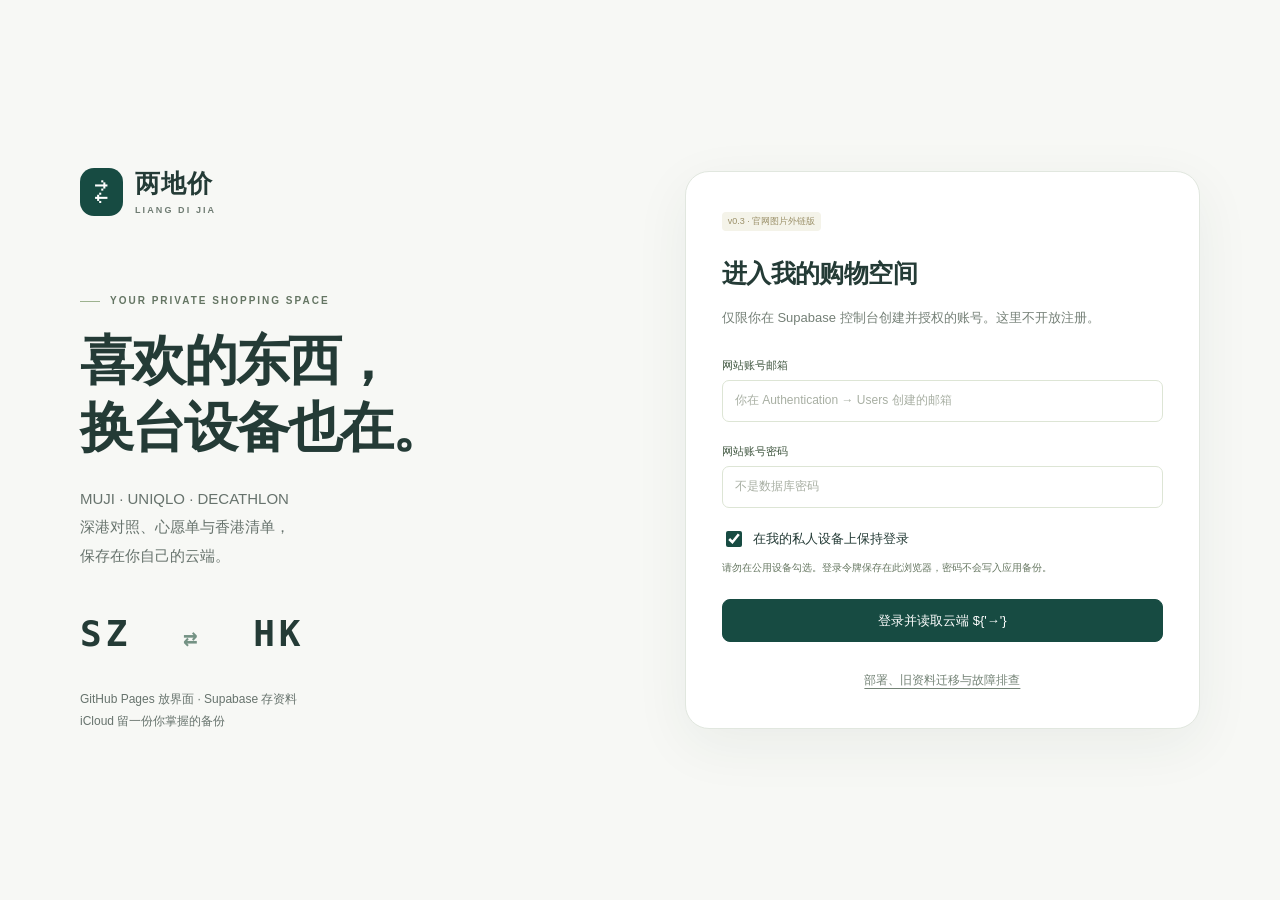
<file: index.html>
<!doctype html>
<html lang="zh-CN">
<head>
<meta charset="utf-8"><meta name="viewport" content="width=device-width,initial-scale=1">
<meta name="theme-color" content="#174b42"><meta name="color-scheme" content="light">
<meta name="description" content="两地价：MUJI、UNIQLO、DECATHLON 的个人深港商品对照、心愿单与购物清单。">
<title>两地价 · 深港购物小助手</title>
<meta http-equiv="Content-Security-Policy" content="default-src 'self'; script-src 'self'; style-src 'self' 'unsafe-inline'; connect-src 'self' https://*.supabase.co; img-src 'self' https:; object-src 'none'; base-uri 'none'; form-action 'none'">
<meta name="referrer" content="no-referrer">
<link rel="stylesheet" href="./assets/styles.css?v=0.3.0">
<link rel="stylesheet" href="./assets/cloud.css?v=0.3.0"><link rel="stylesheet" href="./assets/images.css?v=0.3.0">
<link rel="icon" href="./assets/icon.svg" type="image/svg+xml">
<link rel="manifest" href="./manifest.webmanifest">
</head>
<body class="locked">
<section id="auth-gate" class="auth-gate" aria-label="个人空间登录">
 <div class="auth-story"><a class="brand auth-brand" href="./index.html"><span class="brand-symbol">⇄</span><span>两地价<small>LIANG DI JIA</small></span></a>
 <div class="eyebrow">YOUR PRIVATE SHOPPING SPACE</div><h1>喜欢的东西，<br>换台设备也在。</h1><p>MUJI · UNIQLO · DECATHLON<br>深港对照、心愿单与香港清单，<br>保存在你自己的云端。</p><div class="auth-route">SZ <span>⇄</span> HK</div><p class="auth-footnote">GitHub Pages 放界面 · Supabase 存资料<br>iCloud 留一份你掌握的备份</p></div>
 <div class="auth-card"><span class="status-tag">v0.3 · 官网图片外链版</span><h2>进入我的购物空间</h2><p class="auth-intro">仅限你在 Supabase 控制台创建并授权的账号。这里不开放注册。</p>
 <p id="auth-message" class="auth-message" role="alert" hidden></p>
 <div id="auth-loading" class="auth-loading">正在检查配置…</div>
 <form id="auth-form" hidden>
  <div class="field"><label for="login-email">网站账号邮箱</label><input id="login-email" type="email" required autocomplete="username" inputmode="email" placeholder="你在 Authentication → Users 创建的邮箱"></div>
  <div class="field"><label for="login-password">网站账号密码</label><input id="login-password" type="password" required autocomplete="current-password" placeholder="不是数据库密码"></div>
  <label class="remember-line"><input id="login-remember" type="checkbox"> 在我的私人设备上保持登录</label><p id="remember-note" class="hint">请勿在公用设备勾选。登录令牌保存在此浏览器，密码不会写入应用备份。</p>
  <button id="login-button" class="button primary auth-submit" type="submit">登录并读取云端 ${'→'}</button>
 </form>
 <div id="auth-setup" hidden><p>第一次部署只需完成三个部分：建立数据库、创建自己的账号、填写公开连接信息。</p><a class="button primary auth-submit" href="./DEPLOY.html">打开分步部署指南 →</a><p class="hint">本安装包没有配置你的真实项目，也没有包含任何个人账号或密钥。</p></div>
 <div id="auth-retry" hidden><p class="hint">未把连接失败当作空清单，也没有清空你的本机草稿。</p><div class="inline-actions"><button class="button primary" id="retry-connection">重新连接</button><button class="button" id="return-login">返回登录</button></div></div>
 <button class="button small" id="auth-draft" hidden>导出当前账号的本机草稿</button>
 <p class="auth-guide"><a href="./DEPLOY.html">部署、旧资料迁移与故障排查</a></p>
 </div>
</section>
<a class="skip-link" href="#main">跳到内容</a>
<aside class="sidebar">
 <a class="brand" href="#" data-action="nav" data-view="catalog" aria-label="两地价首页"><span class="brand-symbol">⇄</span><span>两地价<small>LIANG DI JIA</small></span></a>
 <div class="workspace"><span class="status-dot"></span> 个人购物空间 <span class="version">v0.3</span></div>
 <nav aria-label="主要导航" id="navigation"></nav>
 <div class="sidebar-bottom"><div class="route-mini"><span>SZ</span><i></i><span>HK</span></div><strong>把喜欢留下，把价格看清。</strong><p>三个品牌 · 两个地区<br>只收录官方渠道的报价</p><div id="storage-status" role="status">登录后连接云端</div></div>
</aside>
<div class="app-shell">
 <header class="topbar"><div class="breadcrumbs">我的空间 <span>/</span> <b id="page-label">商品对照</b></div><div class="top-actions"><button class="button small cloud-sync-button" data-action="cloud-sync"><span class="cloud-dot"></span><span id="cloud-state-text">正在连接云端</span></button><span id="account-email" class="account-email"></span><span class="location-chip">深圳 <span>⇄</span> 香港</span><button class="button primary small" data-action="new"><span>＋</span> 添加商品</button></div></header>
 <div id="cloud-banner" class="cloud-banner" hidden><span id="cloud-warning"></span><div class="inline-actions"><button class="button small" data-action="export">导出本机草稿</button><button class="button small" data-action="cloud-sync">重试同步</button><button class="button small" id="cloud-reload-button" data-action="cloud-reload" hidden>备份后载入云端</button></div></div><main id="main" tabindex="-1"></main>
 <footer class="page-footer"><span>两地价 · 个人云同步版</span><span>官网价格 ≠ 门店成交价 · 库存请另行核实</span></footer>
</div>
<dialog id="editor" class="editor-dialog" aria-labelledby="editor-title"></dialog>
<dialog id="confirm-dialog" class="confirm-dialog" aria-labelledby="confirm-title"></dialog>
<dialog id="draft-dialog" class="confirm-dialog"></dialog>
<dialog id="image-batch-dialog" class="confirm-dialog" aria-label="批量补图进度"></dialog>
<dialog id="password-dialog" class="confirm-dialog"></dialog>
<div class="toast" id="toast" role="status" aria-live="polite"></div>
<input type="file" id="import-file" accept="application/json,.json" hidden>
<script src="./config.js" defer></script>
<script src="./assets/empty-state.js?v=0.3.0" defer></script>
<script src="./assets/supabase-rest.js?v=0.3.0" defer></script>
<script src="./assets/cloud-sync.js?v=0.3.0" defer></script>
<script src="./assets/image-core.js?v=0.3.0" defer></script>
<script src="./assets/app.js?v=0.3.0" defer></script>
<noscript><p>此网站需要启用 JavaScript。请先查看部署指南。</p></noscript>
</body></html>
</file>
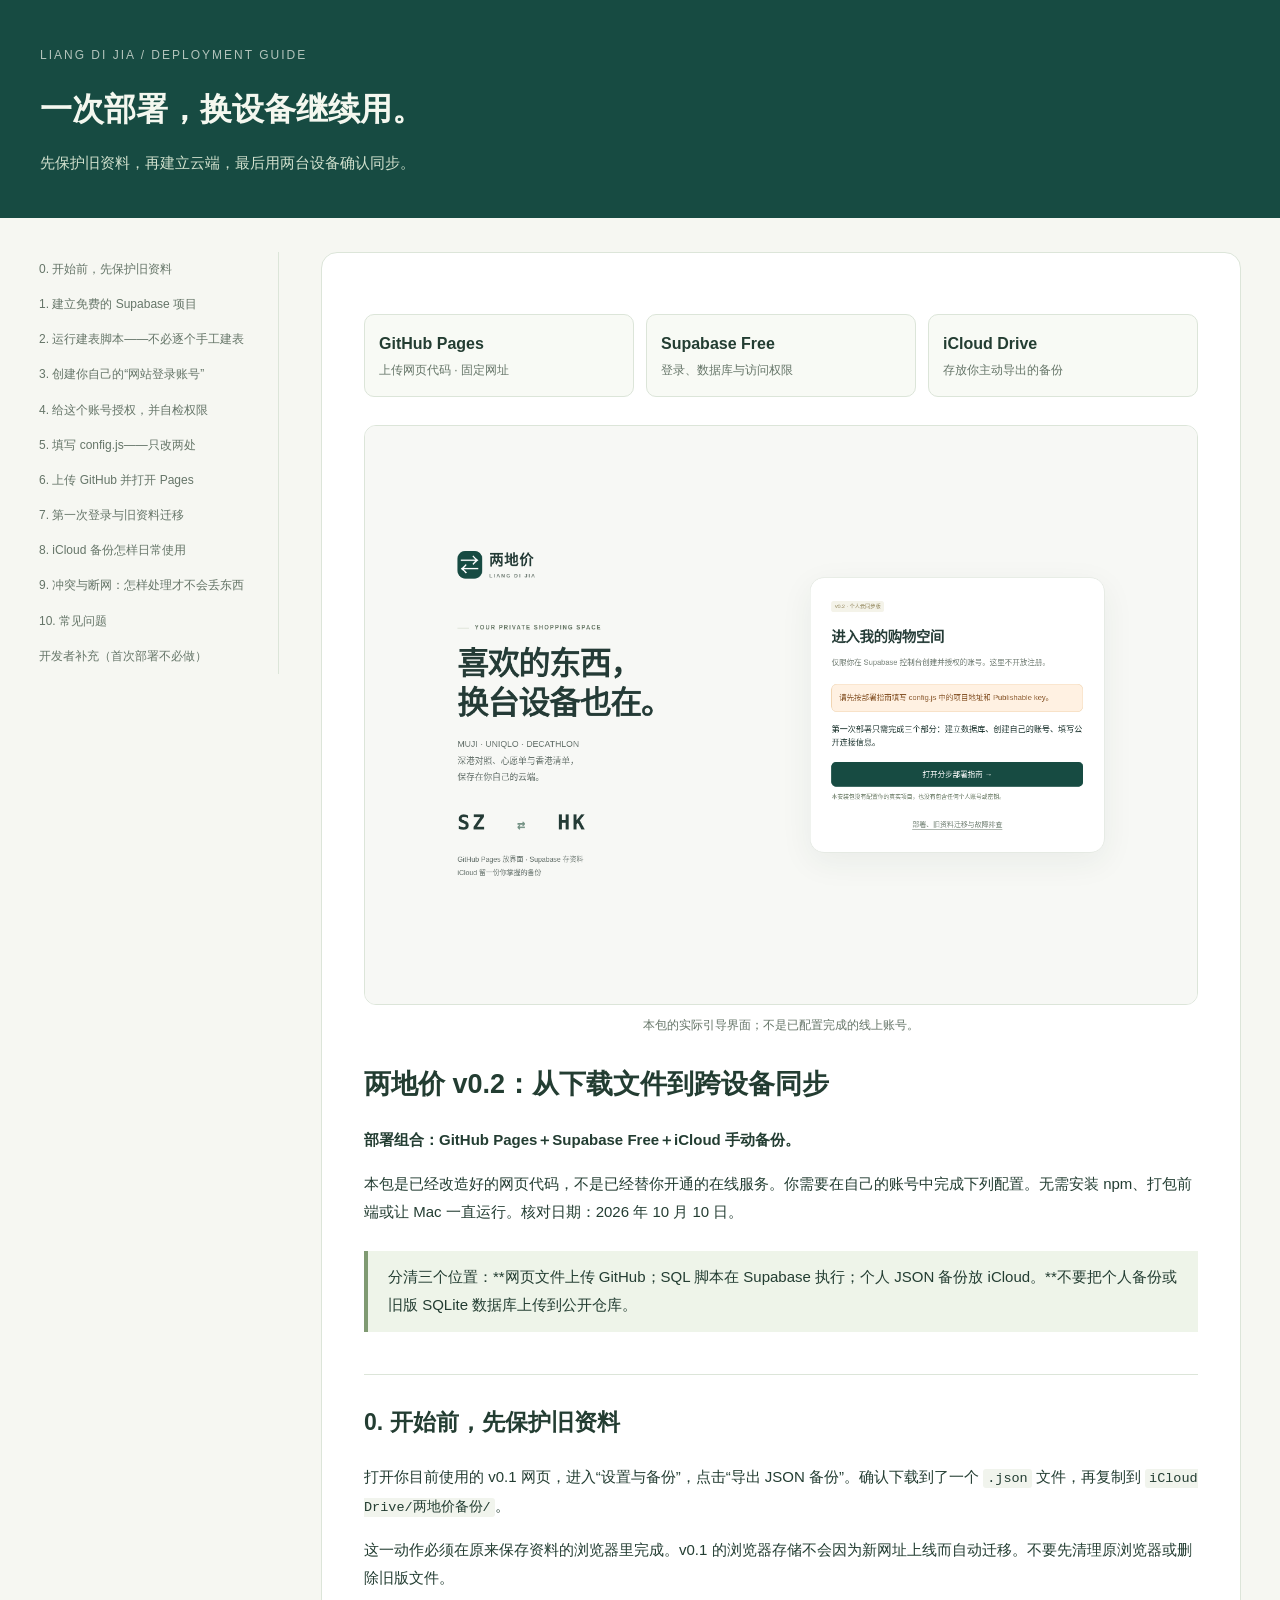
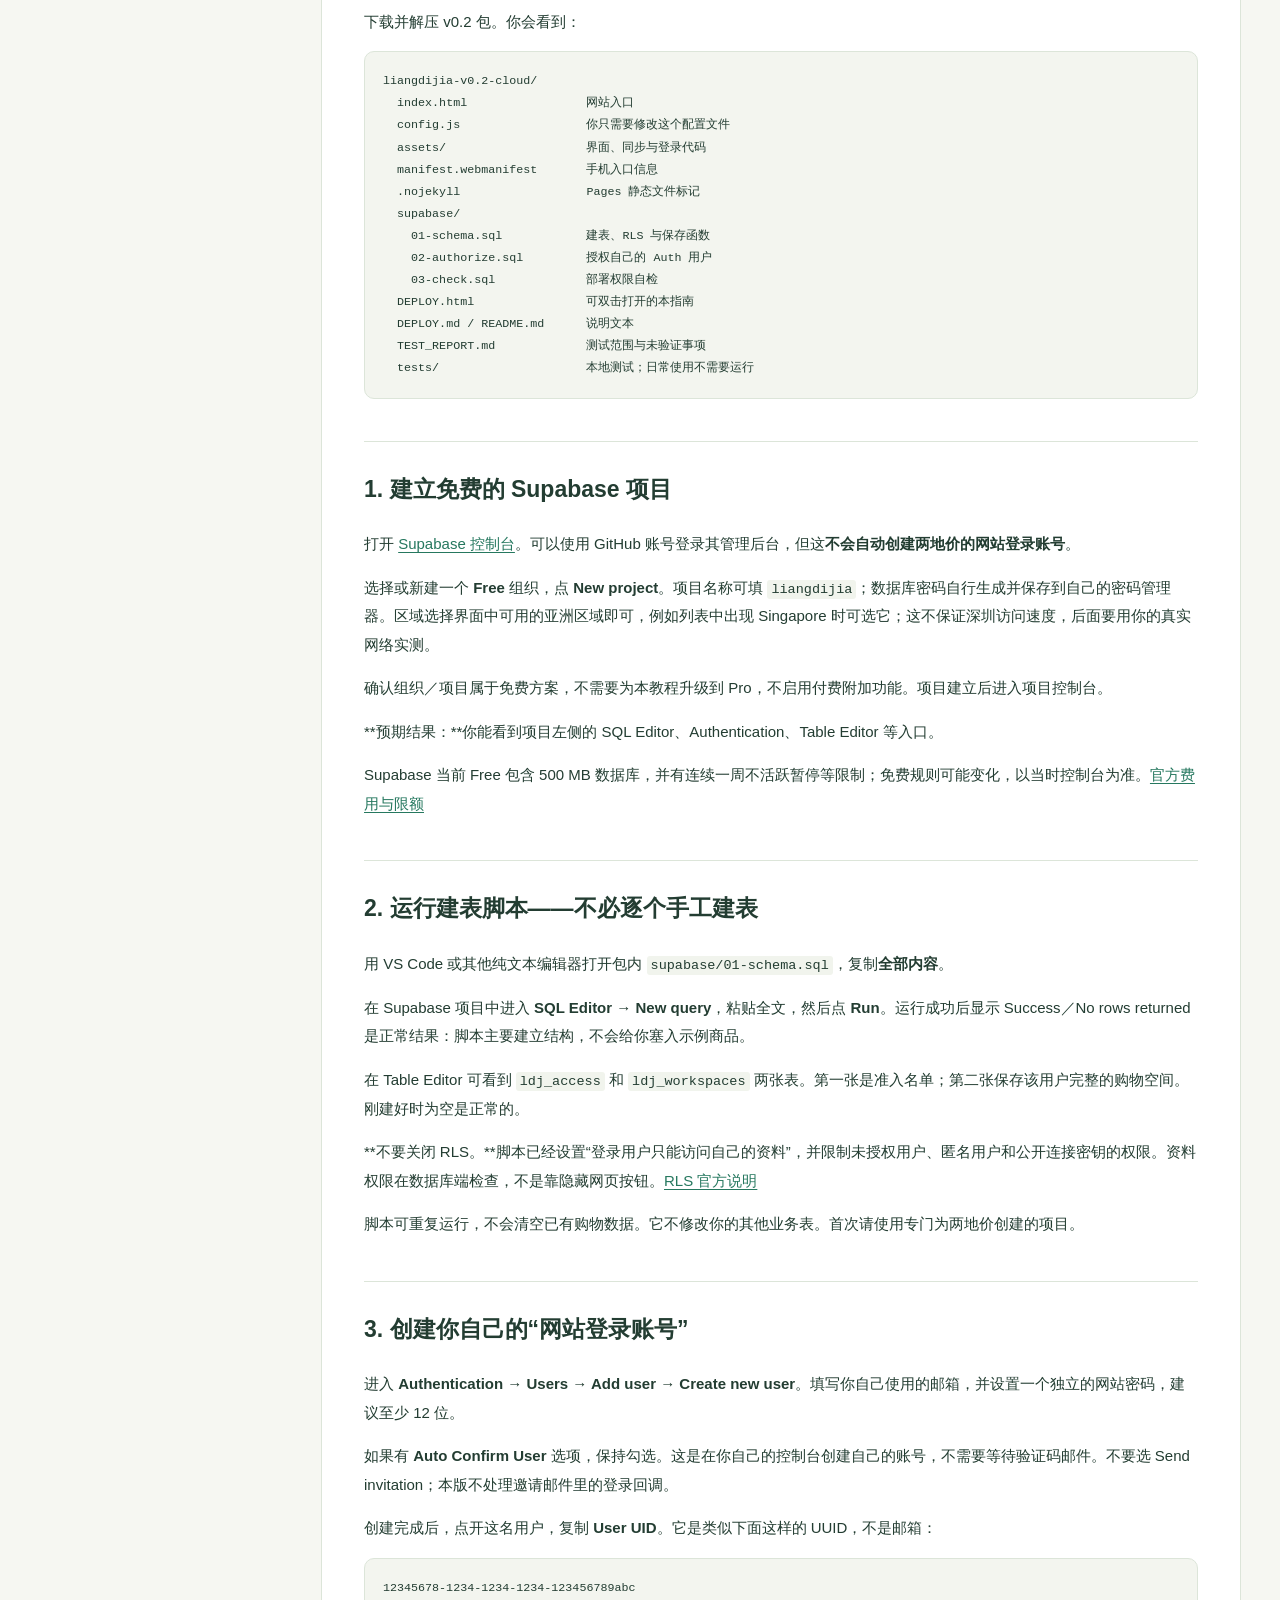
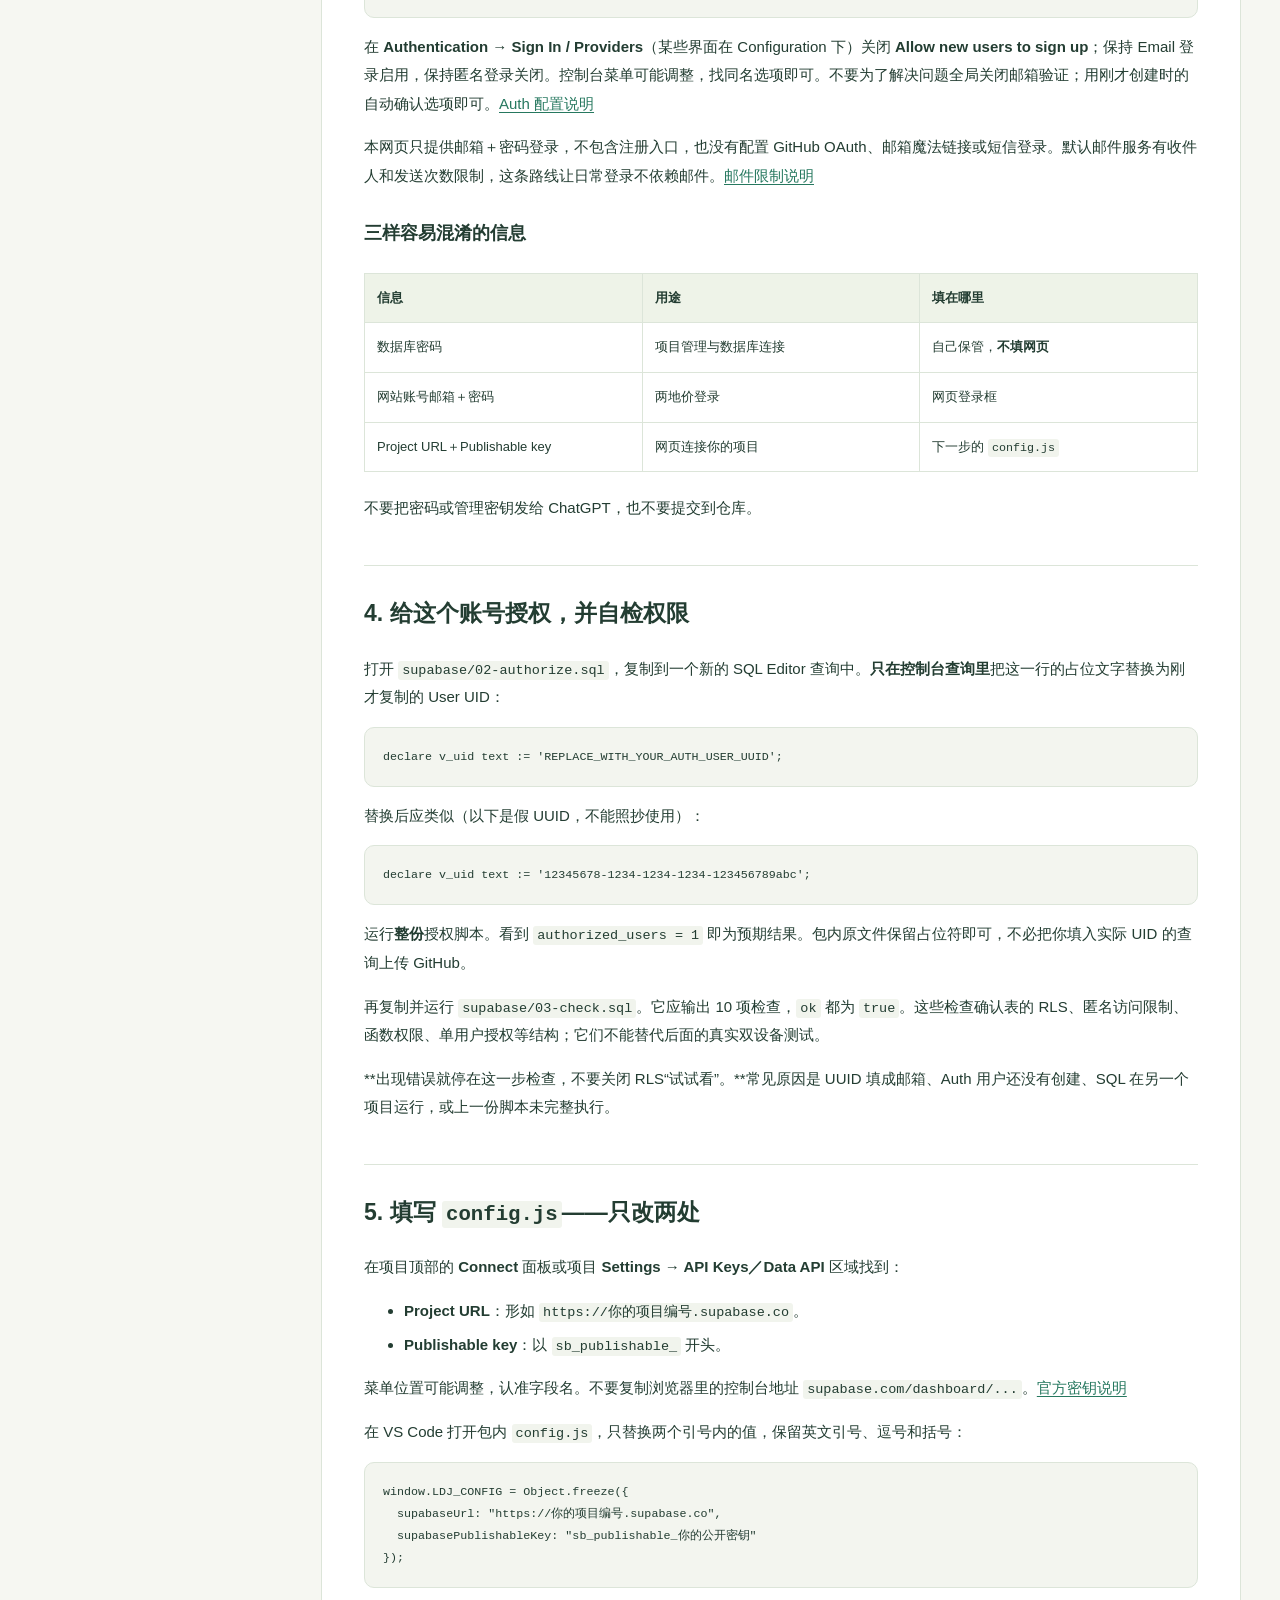
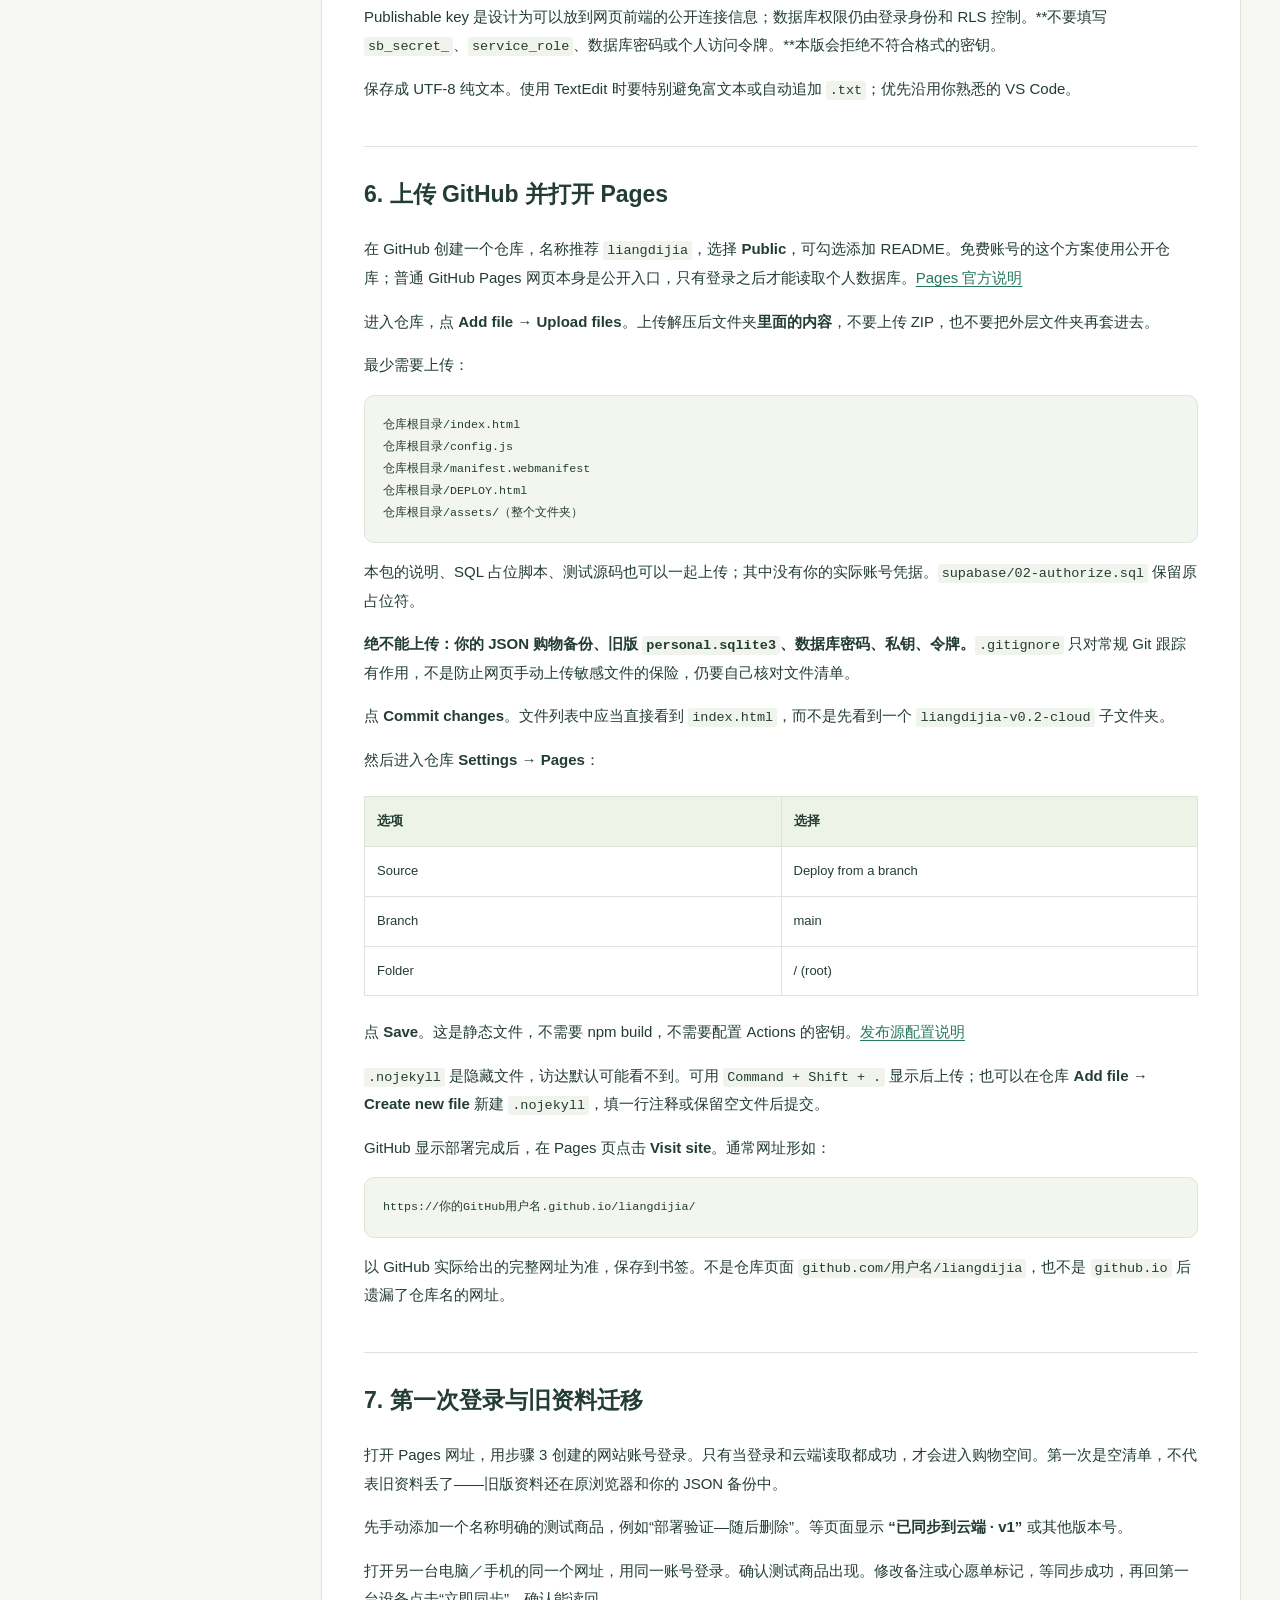
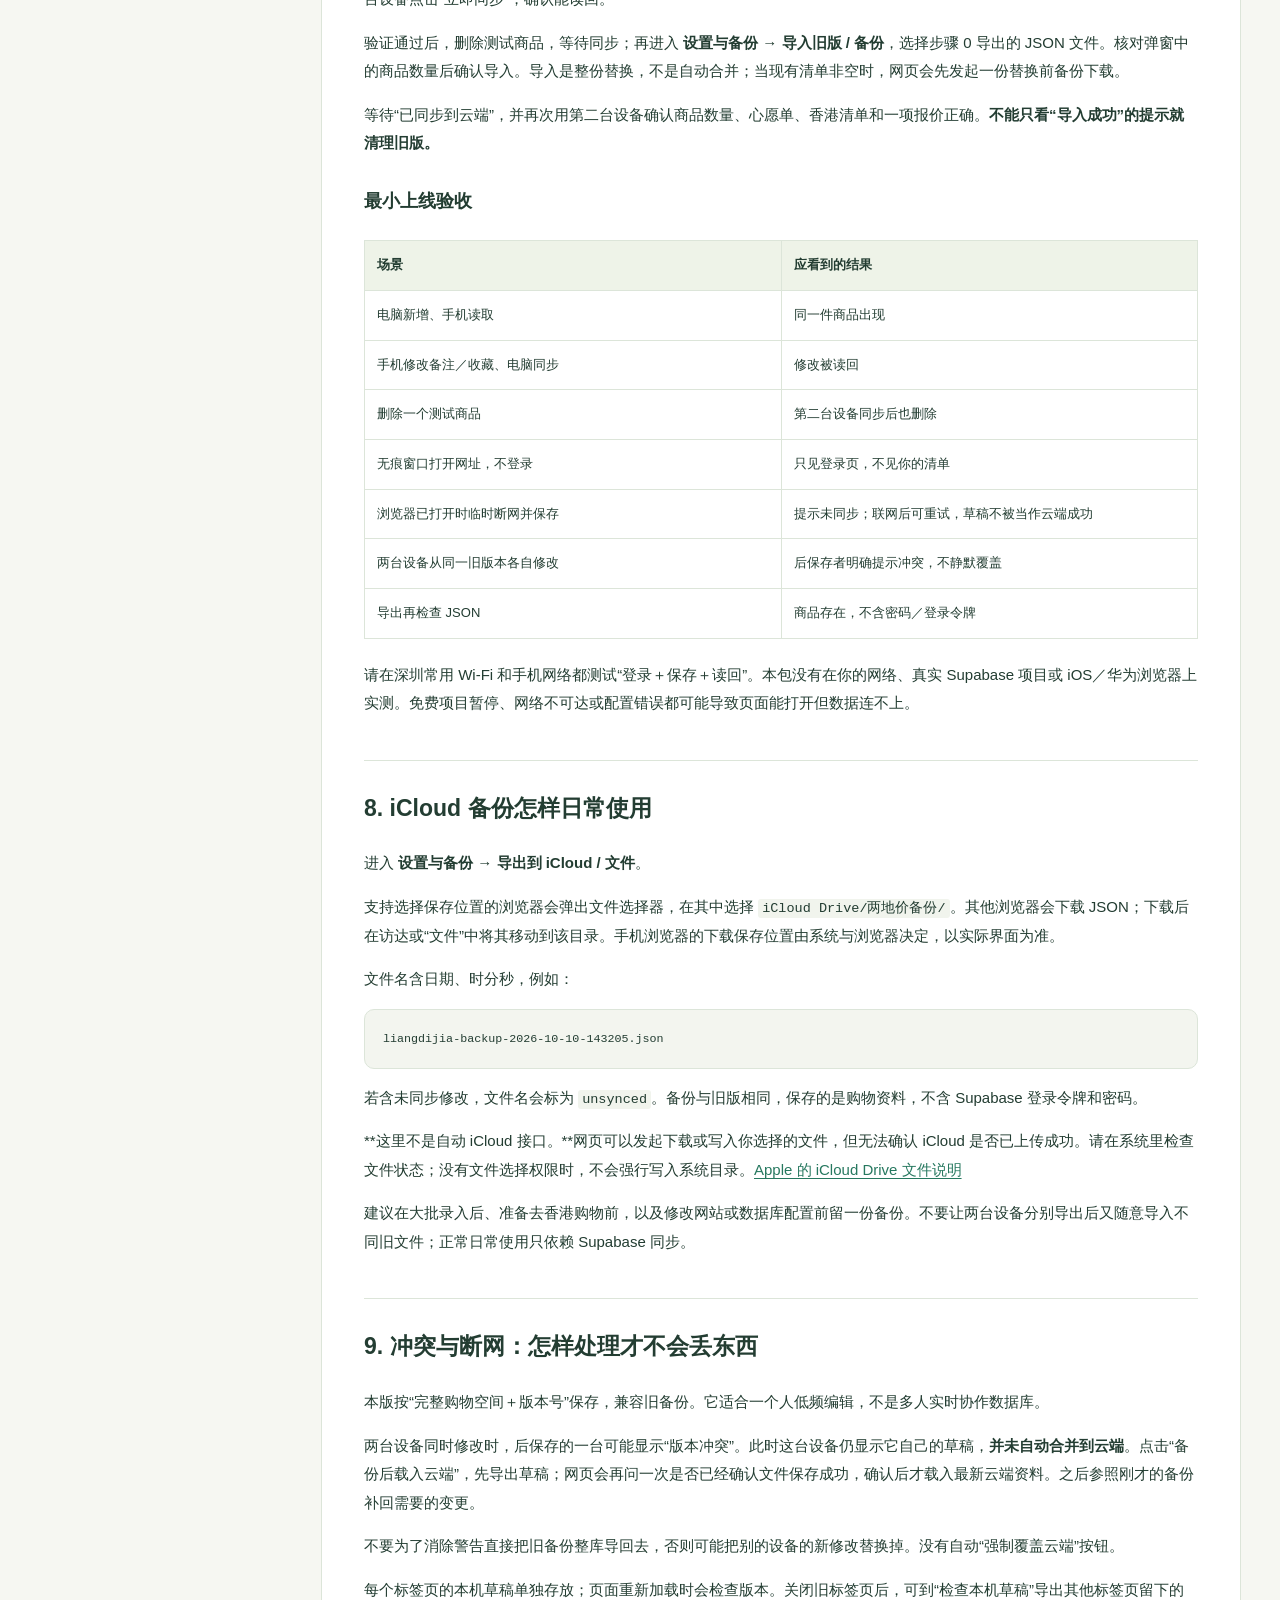
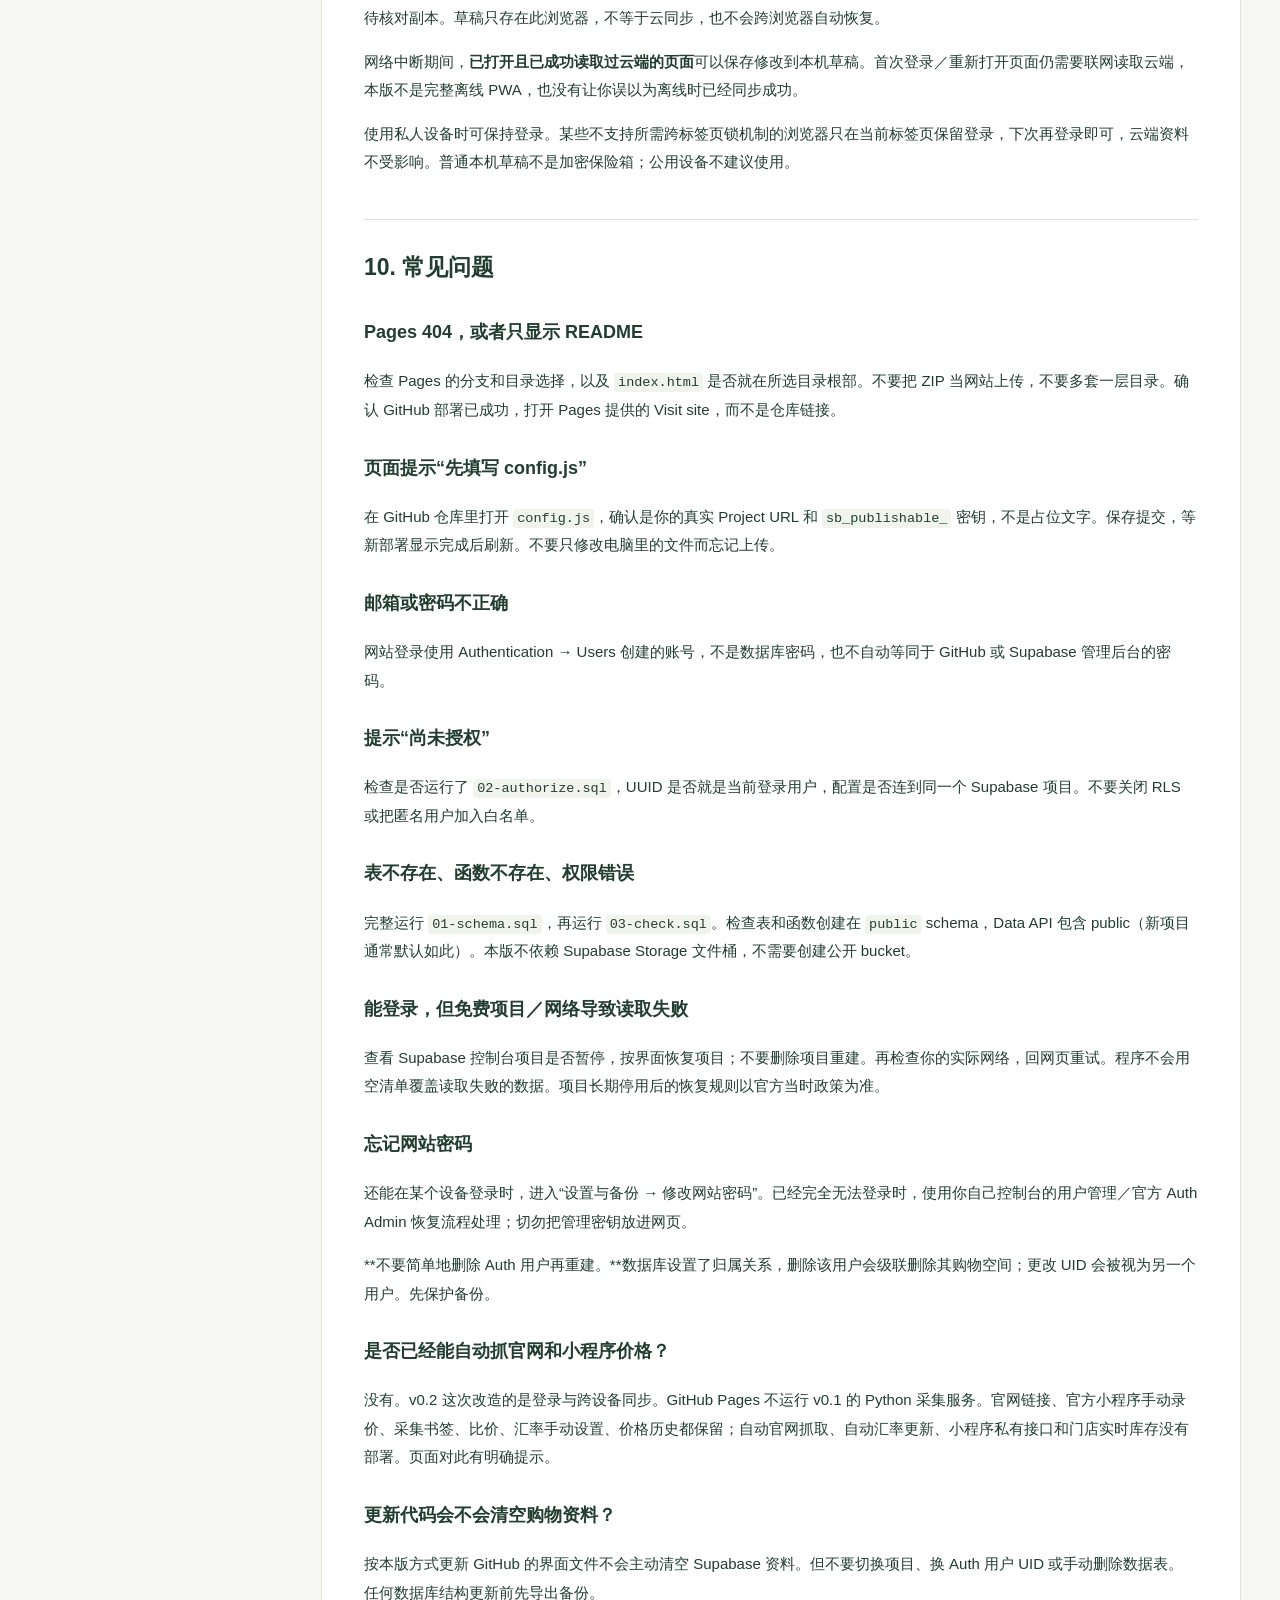
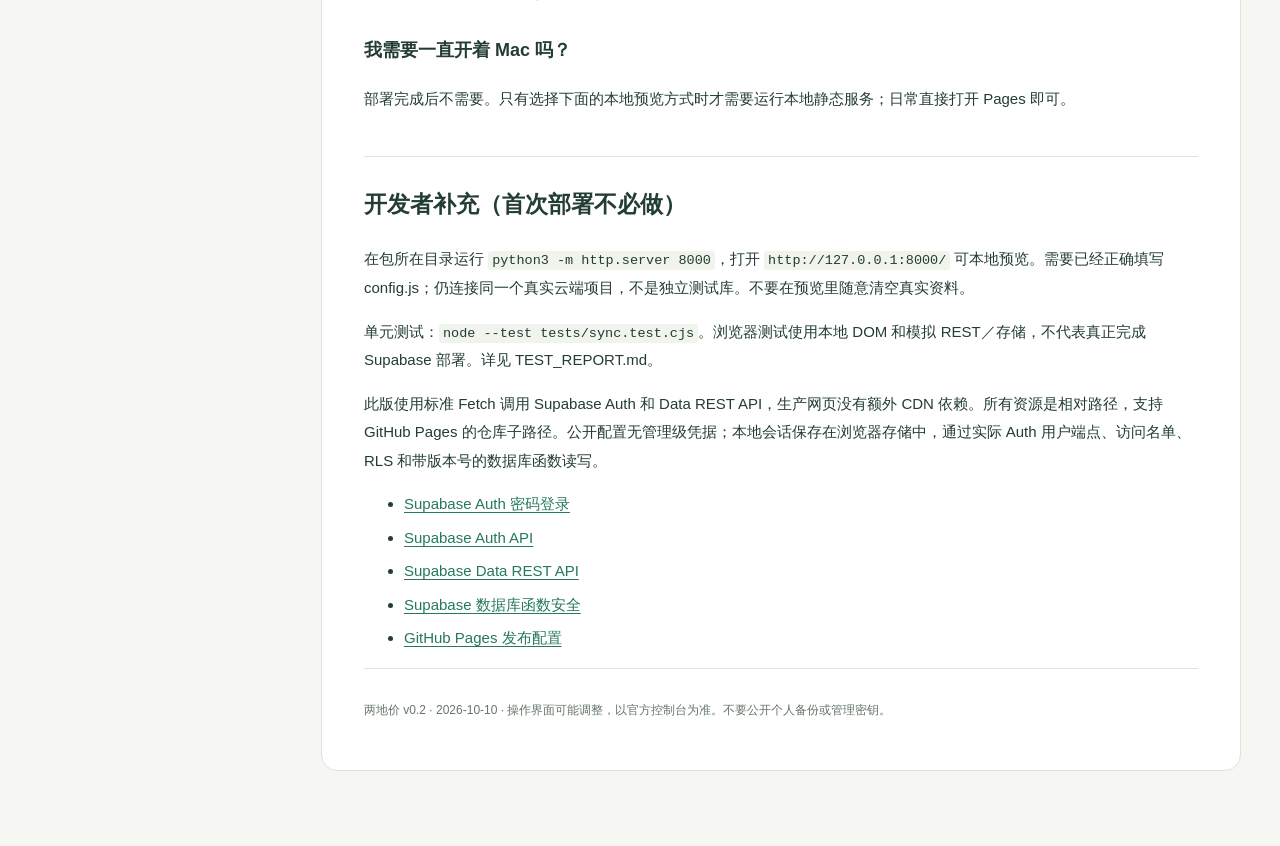
<file: DEPLOY.html>
<!doctype html><html lang="zh-CN"><head><meta charset="utf-8"><meta name="viewport" content="width=device-width, initial-scale=1"><title>两地价 · 分步部署指南</title><meta name="referrer" content="no-referrer"><style>
:root{--ink:#233d32;--muted:#657568;--line:#dce5d9;--green:#1b4c40;}*{box-sizing:border-box}body{margin:0;background:#f6f7f2;color:var(--ink);font-family:-apple-system,BlinkMacSystemFont,"Segoe UI","PingFang SC","Microsoft YaHei",sans-serif;font-size:15px;line-height:1.9}header{background:#174b42;color:#f4f7ef;padding:40px max(24px,calc((100vw - 1200px)/2));}header span{font-size:12px;letter-spacing:2px;opacity:.7}header h1{font-size:32px;margin:10px 0}header p{margin:0;color:#d2e1ce}.layout{max-width:1250px;display:grid;grid-template-columns:240px minmax(0,1fr);gap:42px;padding:34px 24px 80px;margin:auto}aside{position:sticky;top:20px;align-self:start;border-right:1px solid var(--line);padding-right:22px;font-size:12px}aside a{display:block;color:var(--muted);text-decoration:none;padding:8px 0;line-height:1.6}aside a:hover{color:var(--green)}article{min-width:0;background:#fff;border:1px solid var(--line);border-radius:16px;padding:36px 42px;}article>h1{font-size:27px;line-height:1.45;margin:0 0 22px}h2{font-size:23px;border-top:1px solid var(--line);padding-top:26px;margin-top:42px;scroll-margin-top:22px}h3{font-size:18px;margin-top:26px}a{color:#26785f;overflow-wrap:anywhere;text-underline-offset:3px}blockquote{background:#eef4e9;border-left:4px solid #7f9a72;margin:24px 0;padding:12px 20px;}blockquote p{margin:0}pre{white-space:pre-wrap;overflow-wrap:anywhere;font-size:13px;background:#f3f5ef;border:1px solid var(--line);border-radius:10px;padding:18px;line-height:1.7}code{font-family:ui-monospace,SFMono-Regular,Consolas,monospace;font-size:.9em;background:#f1f4ed;border-radius:3px;padding:2px 4px}pre code{background:none;padding:0}table{width:100%;border-collapse:collapse;font-size:13px;margin:22px 0;table-layout:fixed}th,td{text-align:left;vertical-align:top;border:1px solid var(--line);padding:12px;overflow-wrap:anywhere}th{background:#eef3e8}li{margin:5px 0}.flow{display:grid;grid-template-columns:repeat(3,1fr);gap:12px;margin:25px 0}.flow div{border:1px solid var(--line);background:#f8faf5;padding:14px;border-radius:10px}.flow b{display:block;font-size:16px}.flow small{display:block;color:var(--muted);font-size:12px}.preview{margin:28px 0}.preview img{width:100%;border:1px solid var(--line);border-radius:12px}.preview figcaption{color:var(--muted);font-size:12px;text-align:center}.stamp{font-size:12px;color:var(--muted);padding-top:30px;border-top:1px solid var(--line)}@media(max-width:900px){.layout{grid-template-columns:1fr;padding:18px 14px 40px;gap:18px}aside{position:static;border:0;display:grid;grid-template-columns:1fr 1fr;background:#edf2e7;padding:18px;border-radius:12px}article{padding:25px 22px}header{padding:30px 24px}header h1{font-size:26px}h2{font-size:21px}table{font-size:12px}th,td{padding:8px}}@media(max-width:500px){.flow{grid-template-columns:1fr}article{padding:22px 16px}aside{grid-template-columns:1fr}pre{padding:13px;font-size:12px}}@media print{header{background:none;color:#233d32;padding:12px}aside,.preview{display:none}.layout{display:block;padding:0}article{border:0;padding:0}h2{break-after:avoid}pre,table{break-inside:avoid}}
</style></head><body><header><span>LIANG DI JIA / DEPLOYMENT GUIDE</span><h1>一次部署，换设备继续用。</h1><p>先保护旧资料，再建立云端，最后用两台设备确认同步。</p></header><div class="layout"><aside aria-label="目录"><a href="#section-0">0. 开始前，先保护旧资料</a><a href="#section-1">1. 建立免费的 Supabase 项目</a><a href="#section-2">2. 运行建表脚本——不必逐个手工建表</a><a href="#section-3">3. 创建你自己的“网站登录账号”</a><a href="#section-4">4. 给这个账号授权，并自检权限</a><a href="#section-5">5. 填写 config.js——只改两处</a><a href="#section-6">6. 上传 GitHub 并打开 Pages</a><a href="#section-7">7. 第一次登录与旧资料迁移</a><a href="#section-8">8. iCloud 备份怎样日常使用</a><a href="#section-9">9. 冲突与断网：怎样处理才不会丢东西</a><a href="#section-10">10. 常见问题</a><a href="#section-11">开发者补充（首次部署不必做）</a></aside><article><div class="flow"><div><b>GitHub Pages</b><small>上传网页代码 · 固定网址</small></div><div><b>Supabase Free</b><small>登录、数据库与访问权限</small></div><div><b>iCloud Drive</b><small>存放你主动导出的备份</small></div></div><figure class="preview"><img src="./assets/setup-preview.png" alt="两地价未配置项目时的引导界面"><figcaption>本包的实际引导界面；不是已配置完成的线上账号。</figcaption></figure><h1>两地价 v0.2：从下载文件到跨设备同步</h1>
<p><strong>部署组合：GitHub Pages＋Supabase Free＋iCloud 手动备份。</strong></p>
<p>本包是已经改造好的网页代码，不是已经替你开通的在线服务。你需要在自己的账号中完成下列配置。无需安装 npm、打包前端或让 Mac 一直运行。核对日期：2026 年 10 月 10 日。</p>
<blockquote>
<p>分清三个位置：**网页文件上传 GitHub；SQL 脚本在 Supabase 执行；个人 JSON 备份放 iCloud。**不要把个人备份或旧版 SQLite 数据库上传到公开仓库。</p>
</blockquote>
<h2 id="section-0">0. 开始前，先保护旧资料</h2>
<p>打开你目前使用的 v0.1 网页，进入“设置与备份”，点击“导出 JSON 备份”。确认下载到了一个 <code>.json</code> 文件，再复制到 <code>iCloud Drive/两地价备份/</code>。</p>
<p>这一动作必须在原来保存资料的浏览器里完成。v0.1 的浏览器存储不会因为新网址上线而自动迁移。不要先清理原浏览器或删除旧版文件。</p>
<p>下载并解压 v0.2 包。你会看到：</p>
<pre><code class="language-text">liangdijia-v0.2-cloud/
  index.html                 网站入口
  config.js                  你只需要修改这个配置文件
  assets/                    界面、同步与登录代码
  manifest.webmanifest       手机入口信息
  .nojekyll                  Pages 静态文件标记
  supabase/
    01-schema.sql            建表、RLS 与保存函数
    02-authorize.sql         授权自己的 Auth 用户
    03-check.sql             部署权限自检
  DEPLOY.html                可双击打开的本指南
  DEPLOY.md / README.md      说明文本
  TEST_REPORT.md             测试范围与未验证事项
  tests/                     本地测试；日常使用不需要运行
</code></pre>
<h2 id="section-1">1. 建立免费的 Supabase 项目</h2>
<p>打开 <a href="https://supabase.com/dashboard">Supabase 控制台</a>。可以使用 GitHub 账号登录其管理后台，但这<strong>不会自动创建两地价的网站登录账号</strong>。</p>
<p>选择或新建一个 <strong>Free</strong> 组织，点 <strong>New project</strong>。项目名称可填 <code>liangdijia</code>；数据库密码自行生成并保存到自己的密码管理器。区域选择界面中可用的亚洲区域即可，例如列表中出现 Singapore 时可选它；这不保证深圳访问速度，后面要用你的真实网络实测。</p>
<p>确认组织／项目属于免费方案，不需要为本教程升级到 Pro，不启用付费附加功能。项目建立后进入项目控制台。</p>
<p>**预期结果：**你能看到项目左侧的 SQL Editor、Authentication、Table Editor 等入口。</p>
<p>Supabase 当前 Free 包含 500 MB 数据库，并有连续一周不活跃暂停等限制；免费规则可能变化，以当时控制台为准。<a href="https://supabase.com/pricing">官方费用与限额</a></p>
<h2 id="section-2">2. 运行建表脚本——不必逐个手工建表</h2>
<p>用 VS Code 或其他纯文本编辑器打开包内 <code>supabase/01-schema.sql</code>，复制<strong>全部内容</strong>。</p>
<p>在 Supabase 项目中进入 <strong>SQL Editor → New query</strong>，粘贴全文，然后点 <strong>Run</strong>。运行成功后显示 Success／No rows returned 是正常结果：脚本主要建立结构，不会给你塞入示例商品。</p>
<p>在 Table Editor 可看到 <code>ldj_access</code> 和 <code>ldj_workspaces</code> 两张表。第一张是准入名单；第二张保存该用户完整的购物空间。刚建好时为空是正常的。</p>
<p>**不要关闭 RLS。**脚本已经设置“登录用户只能访问自己的资料”，并限制未授权用户、匿名用户和公开连接密钥的权限。资料权限在数据库端检查，不是靠隐藏网页按钮。<a href="https://supabase.com/docs/guides/database/postgres/row-level-security">RLS 官方说明</a></p>
<p>脚本可重复运行，不会清空已有购物数据。它不修改你的其他业务表。首次请使用专门为两地价创建的项目。</p>
<h2 id="section-3">3. 创建你自己的“网站登录账号”</h2>
<p>进入 <strong>Authentication → Users → Add user → Create new user</strong>。填写你自己使用的邮箱，并设置一个独立的网站密码，建议至少 12 位。</p>
<p>如果有 <strong>Auto Confirm User</strong> 选项，保持勾选。这是在你自己的控制台创建自己的账号，不需要等待验证码邮件。不要选 Send invitation；本版不处理邀请邮件里的登录回调。</p>
<p>创建完成后，点开这名用户，复制 <strong>User UID</strong>。它是类似下面这样的 UUID，不是邮箱：</p>
<pre><code class="language-text">12345678-1234-1234-1234-123456789abc
</code></pre>
<p>在 <strong>Authentication → Sign In / Providers</strong>（某些界面在 Configuration 下）关闭 <strong>Allow new users to sign up</strong>；保持 Email 登录启用，保持匿名登录关闭。控制台菜单可能调整，找同名选项即可。不要为了解决问题全局关闭邮箱验证；用刚才创建时的自动确认选项即可。<a href="https://supabase.com/docs/guides/auth/general-configuration">Auth 配置说明</a></p>
<p>本网页只提供邮箱＋密码登录，不包含注册入口，也没有配置 GitHub OAuth、邮箱魔法链接或短信登录。默认邮件服务有收件人和发送次数限制，这条路线让日常登录不依赖邮件。<a href="https://supabase.com/docs/guides/auth/auth-smtp">邮件限制说明</a></p>
<h3>三样容易混淆的信息</h3>
<table>
<thead>
<tr>
<th>信息</th>
<th>用途</th>
<th>填在哪里</th>
</tr>
</thead>
<tbody>
<tr>
<td>数据库密码</td>
<td>项目管理与数据库连接</td>
<td>自己保管，<strong>不填网页</strong></td>
</tr>
<tr>
<td>网站账号邮箱＋密码</td>
<td>两地价登录</td>
<td>网页登录框</td>
</tr>
<tr>
<td>Project URL＋Publishable key</td>
<td>网页连接你的项目</td>
<td>下一步的 <code>config.js</code></td>
</tr>
</tbody>
</table>
<p>不要把密码或管理密钥发给 ChatGPT，也不要提交到仓库。</p>
<h2 id="section-4">4. 给这个账号授权，并自检权限</h2>
<p>打开 <code>supabase/02-authorize.sql</code>，复制到一个新的 SQL Editor 查询中。<strong>只在控制台查询里</strong>把这一行的占位文字替换为刚才复制的 User UID：</p>
<pre><code class="language-sql">declare v_uid text := 'REPLACE_WITH_YOUR_AUTH_USER_UUID';
</code></pre>
<p>替换后应类似（以下是假 UUID，不能照抄使用）：</p>
<pre><code class="language-sql">declare v_uid text := '12345678-1234-1234-1234-123456789abc';
</code></pre>
<p>运行<strong>整份</strong>授权脚本。看到 <code>authorized_users = 1</code> 即为预期结果。包内原文件保留占位符即可，不必把你填入实际 UID 的查询上传 GitHub。</p>
<p>再复制并运行 <code>supabase/03-check.sql</code>。它应输出 10 项检查，<code>ok</code> 都为 <code>true</code>。这些检查确认表的 RLS、匿名访问限制、函数权限、单用户授权等结构；它们不能替代后面的真实双设备测试。</p>
<p>**出现错误就停在这一步检查，不要关闭 RLS“试试看”。**常见原因是 UUID 填成邮箱、Auth 用户还没有创建、SQL 在另一个项目运行，或上一份脚本未完整执行。</p>
<h2 id="section-5">5. 填写 <code>config.js</code>——只改两处</h2>
<p>在项目顶部的 <strong>Connect</strong> 面板或项目 <strong>Settings → API Keys／Data API</strong> 区域找到：</p>
<ul>
<li><strong>Project URL</strong>：形如 <code>https://你的项目编号.supabase.co</code>。</li>
<li><strong>Publishable key</strong>：以 <code>sb_publishable_</code> 开头。</li>
</ul>
<p>菜单位置可能调整，认准字段名。不要复制浏览器里的控制台地址 <code>supabase.com/dashboard/...</code>。<a href="https://supabase.com/docs/guides/api/api-keys">官方密钥说明</a></p>
<p>在 VS Code 打开包内 <code>config.js</code>，只替换两个引号内的值，保留英文引号、逗号和括号：</p>
<pre><code class="language-javascript">window.LDJ_CONFIG = Object.freeze({
  supabaseUrl: "https://你的项目编号.supabase.co",
  supabasePublishableKey: "sb_publishable_你的公开密钥"
});
</code></pre>
<p>Publishable key 是设计为可以放到网页前端的公开连接信息；数据库权限仍由登录身份和 RLS 控制。**不要填写 <code>sb_secret_</code>、<code>service_role</code>、数据库密码或个人访问令牌。**本版会拒绝不符合格式的密钥。</p>
<p>保存成 UTF-8 纯文本。使用 TextEdit 时要特别避免富文本或自动追加 <code>.txt</code>；优先沿用你熟悉的 VS Code。</p>
<h2 id="section-6">6. 上传 GitHub 并打开 Pages</h2>
<p>在 GitHub 创建一个仓库，名称推荐 <code>liangdijia</code>，选择 <strong>Public</strong>，可勾选添加 README。免费账号的这个方案使用公开仓库；普通 GitHub Pages 网页本身是公开入口，只有登录之后才能读取个人数据库。<a href="https://docs.github.com/en/pages/getting-started-with-github-pages/creating-a-github-pages-site">Pages 官方说明</a></p>
<p>进入仓库，点 <strong>Add file → Upload files</strong>。上传解压后文件夹<strong>里面的内容</strong>，不要上传 ZIP，也不要把外层文件夹再套进去。</p>
<p>最少需要上传：</p>
<pre><code class="language-text">仓库根目录/index.html
仓库根目录/config.js
仓库根目录/manifest.webmanifest
仓库根目录/DEPLOY.html
仓库根目录/assets/（整个文件夹）
</code></pre>
<p>本包的说明、SQL 占位脚本、测试源码也可以一起上传；其中没有你的实际账号凭据。<code>supabase/02-authorize.sql</code> 保留原占位符。</p>
<p><strong>绝不能上传：你的 JSON 购物备份、旧版 <code>personal.sqlite3</code>、数据库密码、私钥、令牌。</strong><code>.gitignore</code> 只对常规 Git 跟踪有作用，不是防止网页手动上传敏感文件的保险，仍要自己核对文件清单。</p>
<p>点 <strong>Commit changes</strong>。文件列表中应当直接看到 <code>index.html</code>，而不是先看到一个 <code>liangdijia-v0.2-cloud</code> 子文件夹。</p>
<p>然后进入仓库 <strong>Settings → Pages</strong>：</p>
<table>
<thead>
<tr>
<th>选项</th>
<th>选择</th>
</tr>
</thead>
<tbody>
<tr>
<td>Source</td>
<td>Deploy from a branch</td>
</tr>
<tr>
<td>Branch</td>
<td>main</td>
</tr>
<tr>
<td>Folder</td>
<td>/ (root)</td>
</tr>
</tbody>
</table>
<p>点 <strong>Save</strong>。这是静态文件，不需要 npm build，不需要配置 Actions 的密钥。<a href="https://docs.github.com/en/pages/getting-started-with-github-pages/configuring-a-publishing-source-for-your-github-pages-site">发布源配置说明</a></p>
<p><code>.nojekyll</code> 是隐藏文件，访达默认可能看不到。可用 <code>Command + Shift + .</code> 显示后上传；也可以在仓库 <strong>Add file → Create new file</strong> 新建 <code>.nojekyll</code>，填一行注释或保留空文件后提交。</p>
<p>GitHub 显示部署完成后，在 Pages 页点击 <strong>Visit site</strong>。通常网址形如：</p>
<pre><code class="language-text">https://你的GitHub用户名.github.io/liangdijia/
</code></pre>
<p>以 GitHub 实际给出的完整网址为准，保存到书签。不是仓库页面 <code>github.com/用户名/liangdijia</code>，也不是 <code>github.io</code> 后遗漏了仓库名的网址。</p>
<h2 id="section-7">7. 第一次登录与旧资料迁移</h2>
<p>打开 Pages 网址，用步骤 3 创建的网站账号登录。只有当登录和云端读取都成功，才会进入购物空间。第一次是空清单，不代表旧资料丢了——旧版资料还在原浏览器和你的 JSON 备份中。</p>
<p>先手动添加一个名称明确的测试商品，例如“部署验证—随后删除”。等页面显示 <strong>“已同步到云端 · v1”</strong> 或其他版本号。</p>
<p>打开另一台电脑／手机的同一个网址，用同一账号登录。确认测试商品出现。修改备注或心愿单标记，等同步成功，再回第一台设备点击“立即同步”，确认能读回。</p>
<p>验证通过后，删除测试商品，等待同步；再进入 <strong>设置与备份 → 导入旧版 / 备份</strong>，选择步骤 0 导出的 JSON 文件。核对弹窗中的商品数量后确认导入。导入是整份替换，不是自动合并；当现有清单非空时，网页会先发起一份替换前备份下载。</p>
<p>等待“已同步到云端”，并再次用第二台设备确认商品数量、心愿单、香港清单和一项报价正确。<strong>不能只看“导入成功”的提示就清理旧版。</strong></p>
<h3>最小上线验收</h3>
<table>
<thead>
<tr>
<th>场景</th>
<th>应看到的结果</th>
</tr>
</thead>
<tbody>
<tr>
<td>电脑新增、手机读取</td>
<td>同一件商品出现</td>
</tr>
<tr>
<td>手机修改备注／收藏、电脑同步</td>
<td>修改被读回</td>
</tr>
<tr>
<td>删除一个测试商品</td>
<td>第二台设备同步后也删除</td>
</tr>
<tr>
<td>无痕窗口打开网址，不登录</td>
<td>只见登录页，不见你的清单</td>
</tr>
<tr>
<td>浏览器已打开时临时断网并保存</td>
<td>提示未同步；联网后可重试，草稿不被当作云端成功</td>
</tr>
<tr>
<td>两台设备从同一旧版本各自修改</td>
<td>后保存者明确提示冲突，不静默覆盖</td>
</tr>
<tr>
<td>导出再检查 JSON</td>
<td>商品存在，不含密码／登录令牌</td>
</tr>
</tbody>
</table>
<p>请在深圳常用 Wi-Fi 和手机网络都测试“登录＋保存＋读回”。本包没有在你的网络、真实 Supabase 项目或 iOS／华为浏览器上实测。免费项目暂停、网络不可达或配置错误都可能导致页面能打开但数据连不上。</p>
<h2 id="section-8">8. iCloud 备份怎样日常使用</h2>
<p>进入 <strong>设置与备份 → 导出到 iCloud / 文件</strong>。</p>
<p>支持选择保存位置的浏览器会弹出文件选择器，在其中选择 <code>iCloud Drive/两地价备份/</code>。其他浏览器会下载 JSON；下载后在访达或“文件”中将其移动到该目录。手机浏览器的下载保存位置由系统与浏览器决定，以实际界面为准。</p>
<p>文件名含日期、时分秒，例如：</p>
<pre><code class="language-text">liangdijia-backup-2026-10-10-143205.json
</code></pre>
<p>若含未同步修改，文件名会标为 <code>unsynced</code>。备份与旧版相同，保存的是购物资料，不含 Supabase 登录令牌和密码。</p>
<p>**这里不是自动 iCloud 接口。**网页可以发起下载或写入你选择的文件，但无法确认 iCloud 是否已上传成功。请在系统里检查文件状态；没有文件选择权限时，不会强行写入系统目录。<a href="https://support.apple.com/guide/icloud/upload-and-download-files-mmad632d1df2/icloud">Apple 的 iCloud Drive 文件说明</a></p>
<p>建议在大批录入后、准备去香港购物前，以及修改网站或数据库配置前留一份备份。不要让两台设备分别导出后又随意导入不同旧文件；正常日常使用只依赖 Supabase 同步。</p>
<h2 id="section-9">9. 冲突与断网：怎样处理才不会丢东西</h2>
<p>本版按“完整购物空间＋版本号”保存，兼容旧备份。它适合一个人低频编辑，不是多人实时协作数据库。</p>
<p>两台设备同时修改时，后保存的一台可能显示“版本冲突”。此时这台设备仍显示它自己的草稿，<strong>并未自动合并到云端</strong>。点击“备份后载入云端”，先导出草稿；网页会再问一次是否已经确认文件保存成功，确认后才载入最新云端资料。之后参照刚才的备份补回需要的变更。</p>
<p>不要为了消除警告直接把旧备份整库导回去，否则可能把别的设备的新修改替换掉。没有自动“强制覆盖云端”按钮。</p>
<p>每个标签页的本机草稿单独存放；页面重新加载时会检查版本。关闭旧标签页后，可到“检查本机草稿”导出其他标签页留下的待核对副本。草稿只存在此浏览器，不等于云同步，也不会跨浏览器自动恢复。</p>
<p>网络中断期间，<strong>已打开且已成功读取过云端的页面</strong>可以保存修改到本机草稿。首次登录／重新打开页面仍需要联网读取云端，本版不是完整离线 PWA，也没有让你误以为离线时已经同步成功。</p>
<p>使用私人设备时可保持登录。某些不支持所需跨标签页锁机制的浏览器只在当前标签页保留登录，下次再登录即可，云端资料不受影响。普通本机草稿不是加密保险箱；公用设备不建议使用。</p>
<h2 id="section-10">10. 常见问题</h2>
<h3>Pages 404，或者只显示 README</h3>
<p>检查 Pages 的分支和目录选择，以及 <code>index.html</code> 是否就在所选目录根部。不要把 ZIP 当网站上传，不要多套一层目录。确认 GitHub 部署已成功，打开 Pages 提供的 Visit site，而不是仓库链接。</p>
<h3>页面提示“先填写 config.js”</h3>
<p>在 GitHub 仓库里打开 <code>config.js</code>，确认是你的真实 Project URL 和 <code>sb_publishable_</code> 密钥，不是占位文字。保存提交，等新部署显示完成后刷新。不要只修改电脑里的文件而忘记上传。</p>
<h3>邮箱或密码不正确</h3>
<p>网站登录使用 Authentication → Users 创建的账号，不是数据库密码，也不自动等同于 GitHub 或 Supabase 管理后台的密码。</p>
<h3>提示“尚未授权”</h3>
<p>检查是否运行了 <code>02-authorize.sql</code>，UUID 是否就是当前登录用户，配置是否连到同一个 Supabase 项目。不要关闭 RLS 或把匿名用户加入白名单。</p>
<h3>表不存在、函数不存在、权限错误</h3>
<p>完整运行 <code>01-schema.sql</code>，再运行 <code>03-check.sql</code>。检查表和函数创建在 <code>public</code> schema，Data API 包含 public（新项目通常默认如此）。本版不依赖 Supabase Storage 文件桶，不需要创建公开 bucket。</p>
<h3>能登录，但免费项目／网络导致读取失败</h3>
<p>查看 Supabase 控制台项目是否暂停，按界面恢复项目；不要删除项目重建。再检查你的实际网络，回网页重试。程序不会用空清单覆盖读取失败的数据。项目长期停用后的恢复规则以官方当时政策为准。</p>
<h3>忘记网站密码</h3>
<p>还能在某个设备登录时，进入“设置与备份 → 修改网站密码”。已经完全无法登录时，使用你自己控制台的用户管理／官方 Auth Admin 恢复流程处理；切勿把管理密钥放进网页。</p>
<p>**不要简单地删除 Auth 用户再重建。**数据库设置了归属关系，删除该用户会级联删除其购物空间；更改 UID 会被视为另一个用户。先保护备份。</p>
<h3>是否已经能自动抓官网和小程序价格？</h3>
<p>没有。v0.2 这次改造的是登录与跨设备同步。GitHub Pages 不运行 v0.1 的 Python 采集服务。官网链接、官方小程序手动录价、采集书签、比价、汇率手动设置、价格历史都保留；自动官网抓取、自动汇率更新、小程序私有接口和门店实时库存没有部署。页面对此有明确提示。</p>
<h3>更新代码会不会清空购物资料？</h3>
<p>按本版方式更新 GitHub 的界面文件不会主动清空 Supabase 资料。但不要切换项目、换 Auth 用户 UID 或手动删除数据表。任何数据库结构更新前先导出备份。</p>
<h3>我需要一直开着 Mac 吗？</h3>
<p>部署完成后不需要。只有选择下面的本地预览方式时才需要运行本地静态服务；日常直接打开 Pages 即可。</p>
<h2 id="section-11">开发者补充（首次部署不必做）</h2>
<p>在包所在目录运行 <code>python3 -m http.server 8000</code>，打开 <code>http://127.0.0.1:8000/</code> 可本地预览。需要已经正确填写 config.js；仍连接同一个真实云端项目，不是独立测试库。不要在预览里随意清空真实资料。</p>
<p>单元测试：<code>node --test tests/sync.test.cjs</code>。浏览器测试使用本地 DOM 和模拟 REST／存储，不代表真正完成 Supabase 部署。详见 TEST_REPORT.md。</p>
<p>此版使用标准 Fetch 调用 Supabase Auth 和 Data REST API，生产网页没有额外 CDN 依赖。所有资源是相对路径，支持 GitHub Pages 的仓库子路径。公开配置无管理级凭据；本地会话保存在浏览器存储中，通过实际 Auth 用户端点、访问名单、RLS 和带版本号的数据库函数读写。</p>
<ul>
<li><a href="https://supabase.com/docs/guides/auth/passwords">Supabase Auth 密码登录</a></li>
<li><a href="https://supabase.com/docs/reference/self-hosting-auth/introduction">Supabase Auth API</a></li>
<li><a href="https://supabase.com/docs/guides/api">Supabase Data REST API</a></li>
<li><a href="https://supabase.com/docs/guides/database/functions">Supabase 数据库函数安全</a></li>
<li><a href="https://docs.github.com/en/pages/getting-started-with-github-pages/configuring-a-publishing-source-for-your-github-pages-site">GitHub Pages 发布配置</a></li>
</ul>
<p class="stamp">两地价 v0.2 · 2026-10-10 · 操作界面可能调整，以官方控制台为准。不要公开个人备份或管理密钥。</p></article></div></body></html>
</file>
<file: assets/styles.css>
:root{--bg:#f7f8f5;--surface:#fff;--ink:#243b36;--muted:#79837d;--border:#e5e9e2;--green:#174b42;--green-soft:#e9f1e9;--accent:#b6cead;--amber:#8b652c;--amber-soft:#fbf4e6;--red:#9a4141;--shadow:0 8px 30px #21352b08}
*{box-sizing:border-box}body{margin:0;background:var(--bg);color:var(--ink);font:14px/1.65 -apple-system,BlinkMacSystemFont,"Segoe UI","PingFang SC","Hiragino Sans GB","Microsoft YaHei",sans-serif}button,input,select,textarea{font:inherit}button,a,input,select,textarea{-webkit-tap-highlight-color:transparent}button{cursor:pointer}button:disabled{cursor:wait;opacity:.55}a{color:inherit;text-decoration:none}a:hover{text-decoration:none}button:focus-visible,a:focus-visible,input:focus-visible,select:focus-visible,textarea:focus-visible{outline:3px solid #99b8a7;outline-offset:3px}button{color:inherit}::selection{background:#dcead4}svg{display:inline-block;width:20px;height:20px;vertical-align:middle;fill:none;stroke:currentColor;stroke-width:1.7;stroke-linecap:round;stroke-linejoin:round}h1,h2,h3,h4,p{margin:0}h1{font-size:32px;line-height:1.4;letter-spacing:-.6px;font-weight:650}h2{font-size:22px;letter-spacing:-.3px}h3{font-size:17px}h4{font-size:14px}small{font-size:12px}.muted{color:var(--muted)}.green{color:var(--green)}.warning{color:var(--amber)}.mono{font-variant-numeric:tabular-nums;letter-spacing:.1px}.skip-link{position:fixed;top:-50px;left:12px;z-index:1000;background:white;padding:8px}.skip-link:focus{top:8px}
.sidebar{position:fixed;inset:0 auto 0 0;width:222px;padding:35px 24px 22px;background:#f1f3ed;border-right:1px solid #e2e6de;z-index:20;display:flex;flex-direction:column}.brand{display:flex;align-items:center;gap:12px;font-size:25px;font-weight:700;letter-spacing:1px;line-height:1.3}.brand small{display:block;font-size:9px;letter-spacing:2.1px;font-weight:600;margin-top:6px;color:#6f7c73}.brand-symbol{display:grid;place-items:center;width:43px;height:48px;border-radius:14px;background:var(--green);color:white;font-size:33px;font-weight:400;line-height:1}.workspace{margin:33px 0 29px;display:flex;align-items:center;gap:7px;font-size:11px;color:#737e73;white-space:nowrap}.status-dot{height:6px;width:6px;border-radius:50%;background:#719c72}.version{padding:0 6px;background:#e4e8df;border-radius:4px;margin-left:auto;font-size:10px}nav{display:flex;flex-direction:column;gap:7px}.nav-button{border:0;background:transparent;border-radius:10px;padding:12px 13px;display:flex;gap:12px;align-items:center;text-align:left;color:#6b776d;font-weight:500;width:100%;transition:.15s}.nav-button:hover{background:#e9ece5}.nav-button.active{color:var(--green);background:#dfe9dd;font-weight:600}.nav-button .nav-count{margin-left:auto;border-radius:5px;background:#ffffff85;padding:0 6px;font-size:11px;font-variant-numeric:tabular-nums}.sidebar-bottom{margin-top:auto;font-size:12px;padding:18px 4px 0;color:#8a9388}.sidebar-bottom strong{font-size:12px;font-weight:500;color:#697968}.sidebar-bottom p{font-size:11px;margin:8px 0 22px;line-height:1.9}.route-mini{display:flex;align-items:center;gap:8px;margin-bottom:18px;color:#a0b498;font-size:10px;letter-spacing:1px}.route-mini i{height:1px;flex:1;background:linear-gradient(90deg,#a0b498 50%,transparent 50%);background-size:5px 1px}#storage-status{font-size:10px;color:#71816e;border-top:1px solid #dfe4da;padding-top:12px}.app-shell{margin-left:222px;min-height:100vh}.topbar{height:84px;display:flex;align-items:center;justify-content:space-between;padding:0 42px;border-bottom:1px solid var(--border);background:#ffffff77;gap:18px}.breadcrumbs{font-size:12px;color:#8d958d}.breadcrumbs span{margin:0 12px;color:#b8bfb5}.breadcrumbs b{color:#687366;font-weight:500}.top-actions{display:flex;align-items:center;gap:20px}.location-chip{font-size:11px;color:#6d7d6e;letter-spacing:1px}.location-chip span{color:#a8b5a5;margin:0 9px}.button{display:inline-flex;align-items:center;justify-content:center;gap:7px;border:1px solid var(--border);border-radius:8px;padding:10px 16px;background:#fff;font-weight:500;font-size:13px;white-space:nowrap;transition:background .15s,transform .15s}.button:hover{background:#f1f5ee}.button.primary{background:var(--green);color:white;border-color:var(--green)}.button.primary:hover{background:#225e51}.button.small{padding:8px 13px;font-size:12px}.button.ghost{background:transparent;border-color:transparent}.button.danger{color:var(--red);border-color:#e9cccc}.button svg{width:16px;height:16px}.icon-button{border:1px solid transparent;background:transparent;display:inline-grid;place-items:center;height:32px;width:32px;border-radius:8px;color:#899187}.icon-button:hover{background:#edf2e8;color:var(--green)}.icon-button.active{color:var(--green);background:#e6eee2}.icon-button.favorite.active svg{fill:#d8e7d1}main{padding:36px 42px 35px;max-width:1580px;margin:0 auto}.hero{display:grid;grid-template-columns:minmax(0,1fr) 284px;gap:32px;align-items:center;margin-bottom:28px}.eyebrow{font-size:10px;font-weight:600;letter-spacing:2px;color:#88917e;text-transform:uppercase;display:flex;align-items:center;gap:10px;margin-bottom:11px}.eyebrow:before{content:"";height:1px;width:20px;background:#9db28f}.hero h1 em{font-style:normal;color:#57815c}.hero p{margin-top:12px;color:#7d877b;font-size:12px;line-height:1.9}.rate-card{position:relative;padding:20px 23px;border-radius:13px;background:#ecf0e7;border:1px solid #e2e8da;overflow:hidden}.rate-card:after{content:"⇄";position:absolute;right:12px;bottom:-22px;font-size:96px;line-height:1;color:#dee6d5;pointer-events:none;transform:rotate(-12deg)}.rate-head{font-size:11px;color:#73816c;display:flex;justify-content:space-between;align-items:center}.rate-main{display:flex;align-items:baseline;gap:8px;margin:8px 0;position:relative;z-index:1}.rate-main span{font-size:12px;color:#64715c}.rate-main b{font-size:27px;font-weight:650;letter-spacing:.4px}.rate-foot{font-size:10px;line-height:1.8;color:#819076;position:relative;z-index:1}.rate-head button{width:24px;height:24px}.metrics{display:grid;grid-template-columns:repeat(4,minmax(0,1fr));gap:15px;margin-bottom:24px}.metric{background:#fff;padding:18px 20px;border:1px solid var(--border);border-radius:11px;display:flex;justify-content:space-between;align-items:center}.metric label{display:block;color:#88917f;font-size:11px;margin-bottom:5px}.metric b{font-size:26px;font-weight:600;line-height:1.4;font-variant-numeric:tabular-nums}.metric .unit{font-size:11px;font-weight:400;color:#a0a798;margin-left:6px}.metric-icon{width:34px;height:34px;border-radius:9px;background:#f1f5ed;display:grid;place-items:center;color:#91a184}.metric-icon svg{width:17px;height:17px}.notice{border:1px solid #e8e2cd;background:#fbf8ef;border-radius:9px;padding:12px 15px;color:#8a805f;font-size:11px;display:flex;gap:9px;align-items:flex-start;margin:0 0 23px;line-height:1.8}.notice svg{height:16px;width:16px;flex:none;margin-top:2px}.notice strong{font-weight:600}.notice.info{background:#eff4ee;border-color:#dde7d9;color:#648062}.notice.error{background:#fff1ee;border-color:#efd9d4;color:#a05245}.notice .text-button{font-size:11px;margin-left:8px}.section-line{display:flex;align-items:center;justify-content:space-between;gap:16px;margin-bottom:18px}.section-line h2{font-size:18px;display:flex;align-items:center;gap:10px}.subtle-count{font-size:11px;color:#98a08f;font-weight:400;letter-spacing:0}.section-line .muted{font-size:11px}.tools{display:flex;justify-content:space-between;align-items:center;gap:16px;margin-bottom:17px}.brand-tabs{display:flex;gap:6px;flex-wrap:wrap}.brand-tab{border:1px solid transparent;background:transparent;border-radius:7px;padding:7px 12px;font-size:11px;color:#829079;letter-spacing:.3px}.brand-tab.active{color:var(--green);background:#e6ece0;font-weight:650;border-color:#dce6d5}.brand-tab:hover{background:#eaf0e3}.search-wrap{position:relative;min-width:180px;flex:1;max-width:285px}.search-wrap svg{position:absolute;left:12px;top:11px;width:15px;height:15px;color:#a1a997}.search-wrap input{width:100%;height:37px;border-radius:8px;background:white;border:1px solid var(--border);padding:8px 12px 8px 35px;font-size:11px;color:var(--ink)}input::placeholder,textarea::placeholder{color:#a8afa3}.filter-row{display:flex;align-items:center;justify-content:space-between;gap:15px;margin-bottom:16px}.filter-row .left{display:flex;gap:9px;align-items:center}.filter-row select{padding:5px 27px 5px 9px;min-height:31px;font-size:11px;border:1px solid #e4e9df;border-radius:6px;background:#fff;color:#7d8a73}.filter-row .caption{font-size:10px;color:#9ca591}.view-switch{display:flex;background:#edf1e8;border-radius:7px;padding:3px;gap:2px}.view-switch .icon-button{width:27px;height:24px;border-radius:5px}.view-switch .icon-button.active{background:white;box-shadow:0 1px 3px #2638220c}.view-switch svg{width:13px;height:13px}.product-grid{display:grid;grid-template-columns:repeat(3,minmax(0,1fr));gap:17px}.product-card{border:1px solid var(--border);background:white;border-radius:12px;padding:18px;box-shadow:var(--shadow);min-width:0;display:flex;flex-direction:column;transition:border-color .2s,box-shadow .2s}.product-card:hover{border-color:#ccd9c4;box-shadow:0 8px 26px #2e42200c}.card-top{display:flex;align-items:center;gap:10px;margin-bottom:14px}.product-symbol{width:39px;height:39px;border-radius:10px;background:#f0f3ed;display:grid;place-items:center;color:#8ca080}.product-symbol svg{width:22px;height:22px}.brand-badge{font-size:10px;letter-spacing:1px;font-weight:650}.brand-badge.muji{color:#83574f}.brand-badge.uniqlo{color:#906b67}.brand-badge.decathlon{color:#5b7991}.category-label{display:block;color:#a0a698;font-size:10px;margin-top:1px}.card-actions{display:flex;gap:1px;margin-left:auto;align-self:flex-start}.product-card h3{font-size:15px;font-weight:600;line-height:1.6;color:#394831;min-height:24px;letter-spacing:-.15px}.card-sku{color:#99a18f;font-size:10px;min-height:19px;margin:3px 0 16px;overflow-wrap:anywhere}.prices{display:grid;grid-template-columns:1fr 1fr;border:1px solid #edf0e8;border-radius:8px;background:#fafbf8;padding:12px 0}.price-cell{padding:0 12px;min-width:0}.price-cell+ .price-cell{border-left:1px solid #e8ede2}.region-label{font-size:10px;color:#939c87;display:flex;align-items:center;gap:6px}.region-dot{width:4px;height:4px;background:#bbc7ae;border-radius:50%}.price-value{font-size:22px;letter-spacing:-.6px;font-weight:600;line-height:1.35;margin:6px 0 2px;color:#45543c;font-variant-numeric:tabular-nums;white-space:nowrap}.price-value .currency{font-size:11px;font-weight:500;letter-spacing:0;margin-right:2px}.price-value.missing{font-size:15px;color:#b7bdaf;font-weight:400;margin-top:9px;margin-bottom:5px}.price-convert{font-size:10px;color:#8d9e7c;min-height:18px;font-variant-numeric:tabular-nums}.price-meta{font-size:9px;color:#a5ad9b;margin-top:4px}.price-meta.bad{color:#a58160}.comparison-note{display:flex;align-items:flex-start;gap:7px;font-size:10px;background:#f7f6ee;color:#9b8d64;border-radius:6px;padding:8px 10px;margin:12px 0;line-height:1.7;min-height:33px}.comparison-note svg{width:13px;height:13px;flex:none;margin-top:2px}.comparison-note.good{background:#edf5e8;color:#5c8150}.comparison-note .strong{font-weight:600}.card-bottom{display:flex;justify-content:space-between;align-items:center;font-size:10px;border-top:1px solid #eff1eb;padding-top:11px;margin-top:auto;gap:9px}.card-bottom>span{color:#a5ad99}.text-button{padding:0;border:0;background:transparent;color:#6e8862;font-weight:500;font-size:11px;cursor:pointer}.text-button:hover{color:#315d33;text-decoration:underline}.card-bottom .text-button{display:flex;align-items:center;gap:5px}.card-bottom svg{width:13px;height:13px}.empty-state{border:1px dashed #d4dfcb;border-radius:13px;min-height:250px;padding:48px 24px;text-align:center;color:#8d9b80;grid-column:1/-1}.empty-state svg{width:33px;height:33px;margin-bottom:17px}.empty-state h3{color:#556c49;font-weight:550;margin-bottom:7px}.empty-state p{font-size:12px;margin-bottom:19px}.page-footer{display:flex;justify-content:space-between;gap:12px;padding:20px 42px 25px;border-top:1px solid var(--border);font-size:10px;color:#a3ac98;max-width:1580px;margin:auto}.page-heading{margin:3px 0 25px}.page-heading p{color:#8b977f;font-size:12px;margin-top:8px}.table-wrap{overflow:auto;border-radius:10px;border:1px solid var(--border);background:#fff}table{border-collapse:collapse;width:100%;font-size:12px;text-align:left}th{padding:12px 15px;background:#f3f6ee;color:#829172;font-size:11px;font-weight:500;white-space:nowrap}td{padding:14px 15px;border-top:1px solid var(--border);vertical-align:middle}td .mini{font-size:10px;color:#93a285;margin-top:3px}.source-link{color:#658358;border-bottom:1px solid #cbd9c1;overflow-wrap:anywhere}.source-link svg{width:12px;height:12px;margin-left:3px}.panel{border:1px solid var(--border);border-radius:12px;background:white;padding:24px;margin-bottom:20px}.panel h3{margin-bottom:9px}.panel p{font-size:12px;color:#839376;line-height:1.9}.source-grid{display:grid;grid-template-columns:repeat(3,minmax(0,1fr));gap:15px;margin-bottom:22px}.source-card{padding:21px;border:1px solid var(--border);border-radius:12px;background:#fff}.source-card h3{font-size:15px;margin-bottom:16px}.source-row{padding:12px 0;border-top:1px solid #edf1e7}.source-row .row-top{display:flex;justify-content:space-between;align-items:center;gap:5px;font-size:12px}.status-tag{display:inline-block;font-size:9px;background:#f4f3e9;color:#9b9069;border-radius:4px;padding:2px 6px}.source-row p{font-size:10px;color:#97a18c;line-height:1.8;margin-top:8px}.steps{display:grid;grid-template-columns:repeat(3,1fr);gap:23px;margin:20px 0}.step span{display:block;font-size:11px;color:#9fb290;margin-bottom:6px}.step h4{font-weight:600;margin-bottom:6px}.step p{font-size:11px}.inline-actions{display:flex;gap:9px;align-items:center;flex-wrap:wrap;margin-top:15px}.bookmark{background:#eaf1e2;border:1px dashed #a7bb95;padding:10px 16px;border-radius:8px;color:#577443;font-weight:600;font-size:12px;cursor:grab}.settings-grid{display:grid;grid-template-columns:1fr 1fr;gap:20px;align-items:start}.field{display:flex;flex-direction:column;gap:6px;margin-bottom:16px;min-width:0}.field label{font-size:11px;font-weight:550;color:#68795b}.field small{font-size:10px;color:#95a287;line-height:1.7}.field input,.field select,.field textarea{width:100%;padding:10px 12px;background:white;border:1px solid #dde5d5;border-radius:7px;color:#495c3c;font-size:12px;min-height:41px}.field textarea{min-height:70px;resize:vertical;line-height:1.8}.field input:focus,.field textarea:focus{border-color:#89a978;outline-offset:1px}.fields-two{display:grid;grid-template-columns:1fr 1fr;gap:14px}.fields-three{display:grid;grid-template-columns:1.2fr 1fr 1fr;gap:14px}.input-with-button{display:flex;gap:8px}.input-with-button input{min-width:0;flex:1}.input-with-button .button{flex:none}.hint{color:#98a08c;font-size:10px;line-height:1.85;margin-top:9px}.divider{border:0;border-top:1px solid var(--border);margin:23px 0}.check-row{display:flex;align-items:flex-start;gap:9px;font-size:11px;color:#6d805f;line-height:1.9;margin:12px 0}.check-row input{accent-color:var(--green);width:15px;height:15px;margin:3px 0 0;flex:none}.check-row label{cursor:pointer}.trip-layout{display:grid;grid-template-columns:minmax(0,1fr) 285px;gap:22px;align-items:start}.trip-item{display:flex;gap:15px;align-items:center;padding:19px;border:1px solid var(--border);border-radius:10px;background:white;margin-bottom:12px}.trip-item .product-symbol{flex:none}.trip-item .item-info{flex:1;min-width:0}.trip-item h3{font-size:14px}.trip-item p{font-size:10px;color:#8c9b7e;margin-top:4px}.qty-input{width:56px;border:1px solid var(--border);border-radius:5px;padding:6px;font-size:12px;text-align:center}.summary-line{display:flex;justify-content:space-between;gap:15px;font-size:12px;margin:12px 0}.summary-line span{color:#879876}.summary-line strong{font-weight:550;font-variant-numeric:tabular-nums}.total-line{border-top:1px solid var(--border);padding-top:17px;margin-top:18px}.total-line strong{font-size:23px}.radio-row{display:flex;gap:13px;align-items:center;margin:13px 0;font-size:11px;color:#829473}.radio-row label{display:flex;align-items:center;gap:5px}.radio-row input{accent-color:var(--green)}.editor-dialog{width:min(960px,calc(100vw - 38px));max-height:91vh;padding:0;border:1px solid #dbe4d3;border-radius:16px;box-shadow:0 28px 100px #203a3540;background:#fbfcf8;color:var(--ink)}dialog::backdrop{background:#243a354d;backdrop-filter:blur(3px)}.dialog-head{padding:23px 28px 18px;display:flex;justify-content:space-between;align-items:flex-start;gap:14px;background:white;border-bottom:1px solid var(--border);position:sticky;top:0;z-index:2}.dialog-head h2{font-size:21px}.dialog-head p{font-size:11px;color:#91a082;margin-top:5px}.dialog-body{padding:23px 28px}.dialog-footer{display:flex;align-items:center;justify-content:space-between;gap:12px;background:white;border-top:1px solid var(--border);padding:17px 28px;position:sticky;bottom:0;z-index:2}.dialog-footer .right{display:flex;gap:9px}.quote-columns{display:grid;grid-template-columns:1fr 1fr;gap:18px}.quote-panel{border:1px solid #e0e8d9;border-radius:10px;padding:18px;background:white;min-width:0}.quote-panel h3{font-size:14px;display:flex;align-items:center;justify-content:space-between;margin-bottom:16px}.quote-panel .field{margin-bottom:13px}.quote-panel .field input,.quote-panel .field select,.quote-panel .field textarea{font-size:11px;padding:8px 10px;min-height:36px}.quote-panel .fields-two{gap:10px}.quote-panel .input-with-button{gap:5px}.quote-panel .input-with-button .button{font-size:10px;padding:7px}.quote-status{font-size:10px;color:#a49369;background:#f8f6ed;padding:8px 10px;border-radius:6px;line-height:1.8;margin-bottom:13px;overflow-wrap:anywhere}.quote-status.error{color:#a45e50;background:#fff4ee}.quote-status.success{color:#628653;background:#edf6e8}.review-box{padding:10px;background:#f1f6eb;border-radius:7px;margin-bottom:0}.review-box input{margin-top:3px}.match-panel{margin-top:18px;background:#f0f5e9;border:1px solid #dce7d1;border-radius:9px;padding:16px 18px}.match-panel p{font-size:10px;color:#849776;margin-top:4px}.match-panel select{margin-top:12px;min-height:38px;font-size:12px;border:1px solid #d3dfc7;border-radius:6px;background:white;padding:7px 10px;width:100%}.details-box{margin-top:17px;font-size:11px;color:#839575}.details-box summary{cursor:pointer;font-weight:500}.history-table{font-size:10px;margin-top:10px}.history-table th,.history-table td{padding:8px}.form-error{display:none;color:#a05448;background:#fff1eb;padding:10px 13px;border-radius:7px;font-size:11px;line-height:1.9;margin-bottom:14px}.form-error.visible{display:block}.candidates{margin:9px 0}.candidate{border:1px solid #dfe8d5;padding:10px;border-radius:6px;margin-bottom:7px;background:#f6faf2}.candidate p{font-size:10px;color:#7d916d;overflow-wrap:anywhere}.candidate .button{margin-top:6px}.confirm-dialog{width:min(440px,calc(100vw - 38px));border:1px solid var(--border);border-radius:14px;padding:26px;box-shadow:0 20px 90px #243a3540;color:var(--ink)}.confirm-dialog h3{margin-bottom:9px}.confirm-dialog p{font-size:12px;color:#809471;line-height:1.9;margin-bottom:21px}.confirm-dialog .inline-actions{justify-content:flex-end}.toast{position:fixed;bottom:28px;left:calc(50% + 100px);transform:translateX(-50%) translateY(15px);padding:12px 20px;border-radius:10px;background:#244f40;color:#fff;box-shadow:0 8px 30px #19352725;font-size:12px;line-height:1.8;max-width:min(580px,90vw);opacity:0;pointer-events:none;transition:.2s;z-index:100}.toast.visible{opacity:1;transform:translateX(-50%) translateY(0)}.code-box{font:11px/1.9 ui-monospace,SFMono-Regular,Consolas,monospace;background:#f4f6ef;border:1px solid var(--border);border-radius:6px;padding:12px;overflow-wrap:anywhere;white-space:pre-wrap;color:#6c8459}.capture-inline{font-size:10px;color:#8e9d7f}.busy{animation:pulse 1.4s infinite}@keyframes pulse{50%{opacity:.5}}
@media(min-width:1550px){main{padding:45px 58px}.topbar{padding:0 58px}.product-card{padding:22px}.product-grid{gap:22px}.hero h1{font-size:36px}.hero{margin-bottom:33px}.metrics{margin-bottom:28px}}
@media(max-width:1180px){.sidebar{width:188px;padding:28px 18px}.app-shell{margin-left:188px}.topbar{padding:0 26px}main{padding:28px 26px}.hero{grid-template-columns:1fr 250px;gap:20px}h1{font-size:27px}.hero p{font-size:11px}.rate-card{padding:18px}.metric{padding:15px}.metric-icon{display:none}.product-grid{grid-template-columns:repeat(2,minmax(0,1fr))}.source-grid{grid-template-columns:1fr}.source-card{display:grid;grid-template-columns:110px 1fr 1fr;gap:18px;align-items:start}.source-row{border-top:0;padding-top:0}.source-card h3{margin:0}.page-footer{padding:20px 26px}.trip-layout{grid-template-columns:1fr 260px}.nav-button{padding:11px 10px;gap:9px;font-size:12px}.workspace{font-size:10px}.sidebar-bottom strong{font-size:11px}}
@media(max-width:850px){.sidebar{position:sticky;inset:0 0 auto 0;top:0;width:100%;height:auto;padding:13px 20px 9px;border-right:0;border-bottom:1px solid var(--border);gap:12px}.brand{font-size:19px;gap:8px}.brand small{font-size:7px;letter-spacing:1.8px;margin-top:2px}.brand-symbol{height:35px;width:32px;border-radius:9px;font-size:27px}.workspace{display:none}.sidebar-bottom{display:none}nav{flex-direction:row;gap:5px;overflow-x:auto;padding-bottom:1px}.nav-button{padding:8px 10px;font-size:11px;gap:6px;border-radius:7px;white-space:nowrap;width:auto}.nav-button svg{height:15px;width:15px}.nav-count{font-size:9px!important}.app-shell{margin-left:0}.topbar{height:61px;padding:0 22px}.breadcrumbs{font-size:10px}.top-actions{gap:12px}.top-actions .location-chip{font-size:10px}.topbar .button{padding:7px 10px;font-size:11px}main{padding:26px 22px}.hero{grid-template-columns:1fr 235px;gap:20px}.hero h1{font-size:27px}.hero p{font-size:11px}.metrics{gap:10px}.metric{padding:13px 16px}.metric b{font-size:22px}.metric label{font-size:10px}.toast{left:50%}.trip-layout{grid-template-columns:1fr}.trip-summary{order:-1}.settings-grid{grid-template-columns:1fr 1fr}.page-footer{padding:18px 22px}}
@media(max-width:600px){.sidebar{padding:11px 16px 8px}.nav-button{padding:7px 9px;gap:5px}.nav-button .nav-count{display:none}.nav-button svg{width:14px;height:14px}.topbar{padding:0 17px;gap:9px}.breadcrumbs span{margin:0 7px}.location-chip{display:none}.hero{grid-template-columns:1fr;gap:19px;margin-bottom:19px}.hero h1{font-size:29px}.hero p{margin-top:9px;font-size:11px;max-width:330px}.eyebrow{font-size:9px;margin-bottom:8px}.rate-card{padding:14px 18px;display:grid;grid-template-columns:1fr auto;gap:0 15px;align-items:center}.rate-head{grid-column:1/3}.rate-main{margin:2px 0}.rate-main b{font-size:22px}.rate-foot{font-size:9px;text-align:right}.rate-card:after{font-size:73px;right:100px;bottom:-16px}main{padding:22px 17px}.metrics{grid-template-columns:repeat(2,1fr);gap:9px;margin-bottom:17px}.metric{padding:12px 16px}.metric label{margin:0;font-size:10px}.metric b{font-size:22px}.metric-icon{display:grid;width:30px;height:30px}.notice{font-size:10px;padding:10px 12px;margin-bottom:20px}.section-line{margin-bottom:15px}.section-line h2{font-size:17px}.tools{flex-direction:column-reverse;align-items:stretch;gap:12px}.search-wrap{max-width:none}.brand-tabs{gap:7px;justify-content:space-between}.brand-tab{font-size:10px;padding:7px 10px}.filter-row .caption{display:none}.filter-row select{font-size:10px;max-width:140px}.filter-row .left{gap:7px}.product-grid{grid-template-columns:1fr;gap:14px}.product-card{padding:19px}.product-card h3{font-size:16px}.price-value{font-size:25px}.price-cell{padding:0 15px}.prices{padding:13px 0}.card-sku{font-size:11px;margin-bottom:15px}.comparison-note{font-size:11px}.card-bottom{font-size:10px}.page-footer{padding:18px 17px;display:block;font-size:9px}.page-footer span{display:block;line-height:2}.source-card{display:block;padding:20px}.source-card h3{margin-bottom:17px}.source-row{padding:12px 0;border-top:1px solid var(--border)}.steps,.settings-grid,.quote-columns{grid-template-columns:1fr}.steps{gap:19px}.settings-grid{gap:0}.panel{padding:20px}.page-heading h1{font-size:27px}.page-heading p{font-size:11px}.editor-dialog{width:calc(100vw - 18px);max-height:94vh;border-radius:12px}.dialog-head{padding:18px}.dialog-head h2{font-size:19px}.dialog-body{padding:18px}.dialog-footer{padding:13px 18px}.dialog-footer .button{padding:8px 11px;font-size:11px}.fields-three{grid-template-columns:1fr 1fr}.fields-three .field:first-child{grid-column:1/-1}.quote-panel{padding:16px}.quote-columns{gap:16px}.quote-panel .field input,.quote-panel .field select,.quote-panel .field textarea{font-size:12px}.quote-panel .input-with-button .button{font-size:11px}.trip-item{padding:16px;gap:12px}.trip-item .product-symbol{display:none}.trip-item h3{font-size:13px}.trip-item .qty-input{width:47px}.inline-actions .button{font-size:11px}.toast{font-size:11px;bottom:20px;padding:10px 16px;width:max-content;max-width:90vw}.source-grid{gap:14px}.topbar .button.primary{min-height:35px}}
@media(prefers-reduced-motion:reduce){*{scroll-behavior:auto!important;animation:none!important;transition:none!important}}

/* Legibility: keep quiet surfaces, but strengthen small supporting text. */
.card-sku,.card-bottom,.metric label,.price-sub,.source-note,.hint,.capture-inline,.page-footer,.rate-foot{color:#667761}.quote-status,.comparison-note{color:#7b6739}.hero p,.eyebrow,.category-label,.breadcrumbs{color:#647563}.field label{color:#405740}.field small{color:#687864}.source-link{color:#35623f}.quote-panel .field input,.quote-panel .field select,.quote-panel .field textarea{font-size:13px}.check-row label{color:#4a6246}.nav-button{color:#405d4c}
</file>
<file: assets/cloud.css>
[hidden] { display:none!important; }
body.locked > .sidebar,body.locked > .app-shell,body.locked > .skip-link {display:none!important;}
body:not(.locked) > .auth-gate {display:none!important;}
.auth-gate {min-height:100vh;display:grid;grid-template-columns:1fr 1fr;gap:7vw;align-items:center;max-width:1220px;margin:auto;padding:68px 50px;}
.auth-brand {margin-bottom:76px;}
.auth-story .eyebrow {margin-bottom:18px;}
.auth-story h1 {font-size:clamp(34px,4.2vw,55px);line-height:1.24;letter-spacing:-2px;color:var(--ink,#192f29);margin:0 0 24px;}
.auth-story p {line-height:1.9;color:#67736d;font-size:15px;}
.auth-route {font-family:ui-monospace,monospace;font-weight:700;font-size:36px;letter-spacing:4px;margin:34px 0 24px;}
.auth-route span {font-size:24px;color:#749284;margin:0 26px;}
.auth-story .auth-footnote {font-size:12px;}
.auth-card {background:white;border:1px solid #e1e7df;border-radius:24px;padding:36px;box-shadow:0 16px 55px #183c2910;}
.auth-card h2 {font-size:25px;letter-spacing:-.6px;margin:22px 0 12px;}
.auth-intro {color:#758077;font-size:13px;line-height:1.8;margin-bottom:26px;}
.auth-card .field {margin-bottom:20px;}
.auth-message {background:#fff1e2;border:1px solid #efd0a7;color:#875529;border-radius:10px;padding:12px;font-size:13px;line-height:1.7;margin-bottom:18px;overflow-wrap:anywhere;}
.auth-loading {padding:24px 0;color:#52685b;font-size:14px;}
.auth-submit {width:100%;margin-top:22px;justify-content:center;text-align:center;}
.auth-guide {text-align:center;font-size:12px;line-height:1.8;margin-top:28px;color:#738275;}
.auth-guide a {color:inherit;text-decoration:underline;text-underline-offset:4px;}
.remember-line {display:flex;align-items:center;gap:8px;font-size:13px;}
.remember-line input {accent-color:#174b42;width:16px;height:16px;}
.cloud-sync-button {white-space:normal!important;max-width:240px;text-align:left;font-size:11px!important;}
.cloud-dot {width:7px;height:7px;border-radius:50%;background:#719885;flex-shrink:0;}
.account-email {display:none;font-size:11px;color:#7f877f;}
.cloud-banner {background:#fff2de;border:1px solid #e9cd9f;border-radius:12px;margin:22px 40px 0;padding:16px 20px;line-height:1.8;font-size:13px;}
.cloud-banner .inline-actions {margin-top:12px;}
.draft-row {display:flex;align-items:center;justify-content:space-between;gap:14px;margin:18px 0;padding:12px 0;border-bottom:1px solid #ddd;font-size:12px;overflow-wrap:anywhere;}
#password-message {color:#8b4c38;font-size:13px;}
@media(min-width:1500px){.account-email{display:inline;}}
@media(max-width:1000px){.top-actions .location-chip{display:none;}.cloud-sync-button{max-width:185px;}.auth-gate{gap:5vw;padding:46px 28px;}.auth-card{padding:30px 24px;}.cloud-banner{margin:18px 26px 0;}}
@media(max-width:680px){.auth-gate{display:block;max-width:470px;padding:26px 18px 36px;}.auth-story{margin-bottom:30px;}.auth-brand{margin-bottom:32px;}.auth-story h1{font-size:34px;letter-spacing:-1px;}.auth-story p{font-size:13px;}.auth-route,.auth-footnote{display:none;}.auth-card{padding:26px 22px;border-radius:18px;}.auth-card h2{font-size:23px;}.auth-intro{font-size:12px;}.cloud-sync-button{max-width:165px;padding:7px!important;}.cloud-banner{margin:16px 16px 0;}.topbar{gap:8px;}.topbar .breadcrumbs{font-size:11px;}.top-actions{gap:7px;}}
@media(max-width:390px){.cloud-sync-button{max-width:137px;font-size:10px!important;}.topbar .breadcrumbs{display:none;}.top-actions{width:100%;justify-content:space-between;}}
</file>
<file: assets/images.css>
/* v0.3: fixed-ratio, directly-linked product images, no CSS background fetches. */
.image-open{display:block;width:100%;border:0;padding:0;background:transparent;cursor:pointer;margin:0 0 16px;text-align:left;border-radius:10px;overflow:hidden}
.product-photo{position:relative;display:block;overflow:hidden;background:#f5f6f1;border:1px solid #e3e8dd;border-radius:9px;isolation:isolate;color:#788672}
.photo-card{width:100%;aspect-ratio:4/3;max-height:230px}.photo-fallback{position:absolute;inset:0;display:flex;align-items:center;justify-content:center;flex-direction:column;gap:9px;background:linear-gradient(145deg,#f5f6f1,#edf1e7)}
.photo-fallback svg{width:42px;height:42px;fill:none;stroke:currentColor;stroke-width:1;opacity:.55}.photo-fallback small{font-size:11px;line-height:1.5;padding:0 6px;text-align:center}
.product-photo img{position:absolute;inset:0;width:100%;height:100%;object-fit:contain;padding:14px;background:#fff;z-index:1}.product-photo img[hidden]{display:none}
.photo-label{position:absolute;bottom:8px;left:8px;border-radius:5px;background:#fffffff0;padding:4px 7px;font-size:9px;z-index:2;line-height:1.5;color:#6c7967;pointer-events:none}
.photo-loaded .photo-fallback{visibility:hidden}.photo-failed .photo-fallback{visibility:visible}.photo-failed img{display:none}.photo-failed .photo-label{display:none}
.photo-editor{width:146px;height:164px;flex:none}.photo-table{width:52px;height:58px;flex:none}.photo-trip{width:58px;height:64px;flex:none}.photo-choice{width:64px;height:70px}.photo-table img,.photo-trip img,.photo-choice img{padding:4px}
.photo-table .photo-fallback small,.photo-trip .photo-fallback small,.photo-choice .photo-fallback small{display:none}.photo-table .photo-fallback svg,.photo-trip .photo-fallback svg{width:24px;height:24px}
.table-product{display:flex;align-items:center;gap:12px;min-width:195px}.image-toolbar{display:flex;align-items:center;gap:15px;flex-wrap:wrap}.image-editor-panel{display:flex;align-items:flex-start;gap:20px;padding:18px;background:#fff;border:1px solid var(--border);border-radius:10px;margin:4px 0 22px}
.image-editor-fields{flex:1;min-width:0}.image-heading{display:flex;align-items:center;justify-content:space-between;gap:10px;flex-wrap:wrap}.image-heading h3{font-size:15px}.image-editor-panel .hint{margin:8px 0 12px;overflow-wrap:anywhere}
.image-editor-panel .field{margin:12px 0 6px}.image-editor-panel .field input{font-size:12px}.image-actions{display:flex;flex-wrap:wrap;gap:8px;align-items:center}.image-candidates{display:flex;gap:8px;flex-wrap:wrap;margin-top:10px}.image-choice{padding:0;background:transparent;border:2px solid transparent;border-radius:10px;cursor:pointer}.image-choice:hover,.image-choice:focus-visible{border-color:var(--green)}
.image-editor-panel .remember-line{font-size:11px;margin:12px 0;align-items:flex-start}.image-editor-panel #image-status{min-height:20px}.image-open:focus-visible{outline:3px solid var(--green);outline-offset:3px}
@media(max-width:600px){.image-editor-panel{display:block;padding:14px}.photo-editor{width:100%;height:148px;margin-bottom:14px}.image-editor-panel .field input{font-size:16px}.photo-card{aspect-ratio:16/10;max-height:200px}.section-line{align-items:flex-start;gap:10px}.image-toolbar{gap:7px;font-size:10px;justify-content:flex-end}.image-toolbar .text-button{font-size:10px}.photo-trip{width:48px;height:56px}.trip-item{gap:10px}.photo-label{font-size:9px}.image-actions .button{min-height:35px}.image-editor-panel .remember-line{line-height:1.7}}
@media(prefers-reduced-motion:reduce){.product-photo{animation:none}}
</file>
